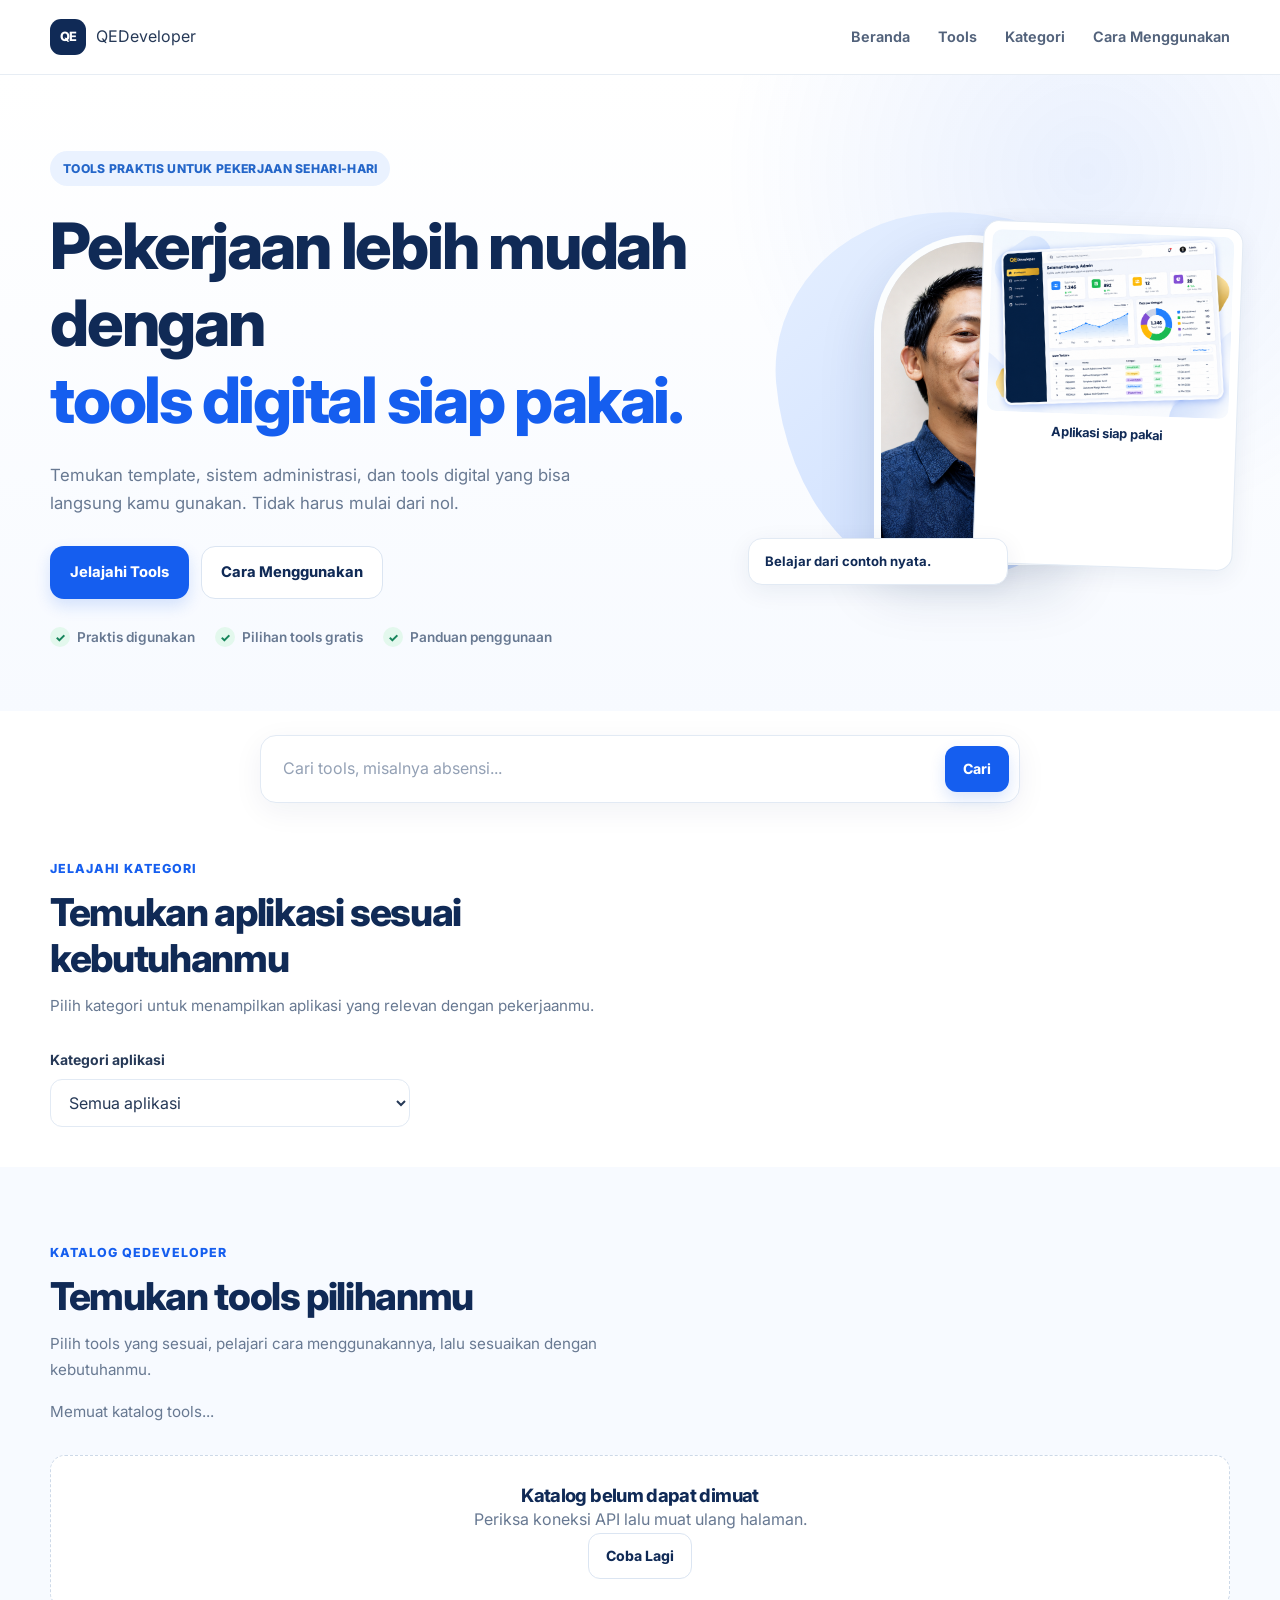
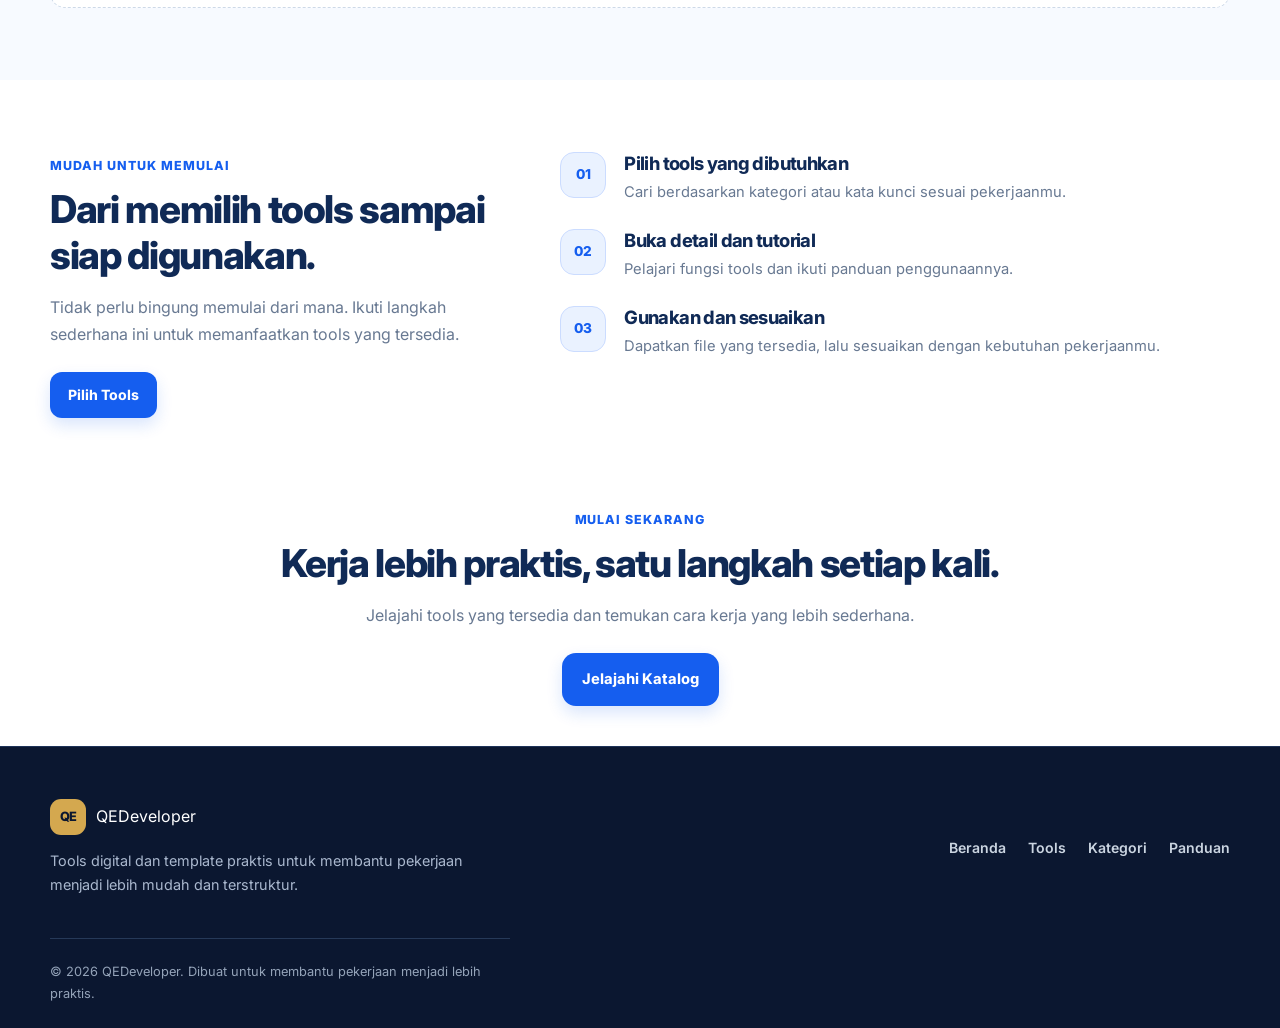
<file: index.html>
<!doctype html>
<html lang="id">
  <head>
    <meta charset="UTF-8" />
    <meta name="viewport" content="width=device-width, initial-scale=1" />

    <title>QEDeveloper — Tools Digital Siap Pakai</title>

    <meta
      name="description"
      content="Kumpulan tools digital dan template siap pakai untuk membantu pekerjaan administrasi menjadi lebih mudah, cepat, dan praktis."
    />

    <!-- SEO -->
    <link rel="canonical" href="https://qedstack.com/" />
    <meta name="robots" content="index, follow" />

    <!-- Open Graph -->
    <meta property="og:type" content="website" />
    <meta property="og:site_name" content="QEDeveloper" />
    <meta property="og:locale" content="id_ID" />
    <meta
      property="og:title"
      content="QEDeveloper — Tools Digital Siap Pakai"
    />
    <meta
      property="og:description"
      content="Temukan aplikasi, template, dan tools digital siap pakai untuk membantu pekerjaan administrasi menjadi lebih mudah dan praktis."
    />
    <meta property="og:url" content="https://qedstack.com/" />
    <meta
      property="og:image"
      content="https://qedstack.com/assets/images/dashboard-preview.jpg"
    />

    <!-- Twitter Card -->
    <meta name="twitter:card" content="summary_large_image" />
    <meta
      name="twitter:title"
      content="QEDeveloper — Tools Digital Siap Pakai"
    />
    <meta
      name="twitter:description"
      content="Aplikasi, template, dan tools digital siap pakai untuk pekerjaan lebih praktis."
    />
    <meta
      name="twitter:image"
      content="https://qedstack.com/assets/images/dashboard-preview.jpg"
    />

    <meta name="theme-color" content="#102a56" />

    <link rel="preconnect" href="https://fonts.googleapis.com" />
    <link rel="preconnect" href="https://fonts.gstatic.com" crossorigin />

    <link
      href="https://fonts.googleapis.com/css2?family=Inter:wght@400;500;600;700;800&display=swap"
      rel="stylesheet"
    />

    <meta name="theme-color" content="#102a56" />

    <!-- FAVICON QEDEVELOPER -->
    <link
      rel="icon"
      type="image/png"
      href="assets/images/favicon.png"
      sizes="32x32"
    />
    <link rel="apple-touch-icon" href="assets/images/favicon.png" />

    <!-- CSS -->
    <link rel="stylesheet" href="assets/css/variables.css" />
    <link rel="stylesheet" href="assets/css/reset.css" />
    <link rel="stylesheet" href="assets/css/base.css" />
    <link rel="stylesheet" href="assets/css/layout.css" />
    <link rel="stylesheet" href="assets/css/components.css" />
    <link rel="stylesheet" href="assets/css/pages.css" />
    <link rel="stylesheet" href="assets/css/responsive.css" />

    <!-- JavaScript -->
    <script src="assets/js/config.js" defer></script>
    <script src="assets/js/data.js" defer></script>
    <script src="assets/js/utils.js" defer></script>
    <script src="assets/js/api.js" defer></script>
    <script src="assets/js/tools.js" defer></script>
    <script src="assets/js/ui.js" defer></script>
    <script src="assets/js/search.js" defer></script>
    <script src="assets/js/app.js" defer></script>
  </head>

  <body>
    <!-- =====================================
       HEADER
  ====================================== -->

    <header class="site-header">
      <div class="container header-inner">
        <a class="brand" href="#beranda" aria-label="QEDeveloper Beranda">
          <span class="brand-mark">QE</span>
          <span data-site-name>QEDeveloper</span>
        </a>

        <nav
          class="desktop-nav"
          data-site-navigation
          aria-label="Navigasi utama"
        >
          <a href="#beranda">Beranda</a>
          <a href="#tools">Tools</a>
          <a href="#kategori">Kategori</a>
          <a href="#cara-menggunakan">Cara Menggunakan</a>
        </nav>

        <button
          class="mobile-menu"
          type="button"
          data-mobile-menu-toggle
          aria-label="Buka menu"
          aria-expanded="false"
          aria-controls="mobile-navigation"
        >
          <span></span>
          <span></span>
          <span></span>
        </button>
      </div>

      <nav
        class="mobile-navigation"
        id="mobile-navigation"
        data-mobile-menu
        aria-label="Navigasi mobile"
        hidden
      >
        <a href="#beranda">Beranda</a>
        <a href="#tools">Jelajahi Tools</a>
        <a href="#kategori">Kategori</a>
        <a href="#cara-menggunakan">Cara Menggunakan</a>
      </nav>
    </header>

    <main>
      <!-- =====================================
         HERO
    ====================================== -->

      <section class="hero" id="beranda">
        <div class="container hero-grid">
          <div class="hero-copy">
            <span class="eyebrow">
              Tools praktis untuk pekerjaan sehari-hari
            </span>

            <h1>
              Pekerjaan lebih mudah dengan
              <span>tools digital siap pakai.</span>
            </h1>

            <p class="hero-desc">
              Temukan template, sistem administrasi, dan tools digital yang bisa
              langsung kamu gunakan. Tidak harus mulai dari nol.
            </p>

            <div class="hero-actions">
              <a class="button primary large" href="#tools"> Jelajahi Tools </a>

              <a class="button secondary large" href="#cara-menggunakan">
                Cara Menggunakan
              </a>
            </div>

            <ul class="trust-list">
              <li>Praktis digunakan</li>
              <li>Pilihan tools gratis</li>
              <li>Panduan penggunaan</li>
            </ul>
          </div>

          <div class="hero-visual">
            <div class="hero-shape" aria-hidden="true"></div>

            <div class="hero-portrait">
              <img
                src="assets/images/foto-profil.png"
                alt="Foto kreator QEDeveloper"
                loading="eager"
                decoding="async"
                onerror="
                  this.hidden = true;
                  this.nextElementSibling.hidden = false;
                "
              />

              <div class="portrait-placeholder" hidden>
                <span aria-hidden="true">👨‍💻</span>
                <p>Foto kreator QEDeveloper</p>
              </div>
            </div>

            <div class="hero-note hero-dashboard">
              <img
                src="assets/images/dashboard-preview.jpg"
                alt="Preview dashboard aplikasi QEDeveloper"
                loading="lazy"
                decoding="async"
              />
              <span class="dashboard-caption"> Aplikasi siap pakai </span>
            </div>

            <div class="hero-signature">Belajar dari contoh nyata.</div>
          </div>
        </div>
      </section>

      <!-- =====================================
         SEARCH
    ====================================== -->

      <section class="search-section" aria-label="Cari tools">
        <div class="container">
          <form class="search-box" id="tool-search-form" role="search">
            <label class="visually-hidden" for="tool-search">
              Cari tools
            </label>

            <input
              id="tool-search"
              type="search"
              name="q"
              placeholder="Cari tools, misalnya absensi..."
              autocomplete="off"
            />

            <button class="button primary" type="submit">Cari</button>
          </form>
        </div>
      </section>

      <!-- =====================================
         CATEGORY
    ====================================== -->

      <!-- =====================================
     CATEGORY FILTER
====================================== -->

      <section class="section section-compact" id="kategori">
        <div class="container">
          <div class="section-heading">
            <div>
              <span class="kicker">Jelajahi kategori</span>
              <h2>Temukan aplikasi sesuai kebutuhanmu</h2>
              <p>
                Pilih kategori untuk menampilkan aplikasi yang relevan dengan
                pekerjaanmu.
              </p>
            </div>
          </div>

          <div class="category-filter">
            <label for="category-select">Kategori aplikasi</label>

            <select
              id="category-select"
              class="category-select"
              aria-label="Filter berdasarkan kategori"
            >
              <option value="semua" data-category-filter="semua">
                Semua aplikasi
              </option>
              <option value="administrasi" data-category-filter="administrasi">
                Administrasi
              </option>
              <option value="pendidikan" data-category-filter="pendidikan">
                Pendidikan
              </option>
              <option value="keuangan" data-category-filter="keuangan">
                Keuangan
              </option>
              <option
                value="produktivitas"
                data-category-filter="produktivitas"
              >
                Produktivitas
              </option>
            </select>
          </div>
        </div>
      </section>

      <!-- =====================================
         TOOLS CATALOG
    ====================================== -->

      <section class="section tools-section" id="tools">
        <div class="container">
          <div class="section-heading">
            <div>
              <span class="kicker">Katalog QEDeveloper</span>
              <h2>Temukan tools pilihanmu</h2>

              <p>
                Pilih tools yang sesuai, pelajari cara menggunakannya, lalu
                sesuaikan dengan kebutuhanmu.
              </p>

              <p id="tools-result-count" class="mt-2" aria-live="polite">
                Memuat katalog tools...
              </p>
            </div>
          </div>

          <div class="tools-grid" id="tools-grid">
            <div class="loading-card">
              <p>Memuat katalog tools...</p>
            </div>
          </div>
        </div>
      </section>

      <!-- =====================================
         HOW IT WORKS
    ====================================== -->

      <section class="section" id="cara-menggunakan">
        <div class="container how-grid">
          <div>
            <span class="kicker">Mudah untuk memulai</span>

            <h2>Dari memilih tools sampai siap digunakan.</h2>

            <p>
              Tidak perlu bingung memulai dari mana. Ikuti langkah sederhana ini
              untuk memanfaatkan tools yang tersedia.
            </p>

            <a class="button primary mt-3" href="#tools"> Pilih Tools </a>
          </div>

          <ol class="steps">
            <li>
              <div>
                <h3>Pilih tools yang dibutuhkan</h3>
                <p>
                  Cari berdasarkan kategori atau kata kunci sesuai pekerjaanmu.
                </p>
              </div>
            </li>

            <li>
              <div>
                <h3>Buka detail dan tutorial</h3>
                <p>Pelajari fungsi tools dan ikuti panduan penggunaannya.</p>
              </div>
            </li>

            <li>
              <div>
                <h3>Gunakan dan sesuaikan</h3>
                <p>
                  Dapatkan file yang tersedia, lalu sesuaikan dengan kebutuhan
                  pekerjaanmu.
                </p>
              </div>
            </li>
          </ol>
        </div>
      </section>

      <!-- =====================================
         CLOSING CTA
    ====================================== -->

      <section class="section section-compact">
        <div class="container text-center">
          <span class="kicker">Mulai sekarang</span>

          <h2>Kerja lebih praktis, satu langkah setiap kali.</h2>

          <p class="mt-2">
            Jelajahi tools yang tersedia dan temukan cara kerja yang lebih
            sederhana.
          </p>

          <a class="button primary large mt-3" href="#tools">
            Jelajahi Katalog
          </a>
        </div>
      </section>
    </main>

    <main id="product-detail" hidden></main>

    <!-- =====================================
       FOOTER
  ====================================== -->

    <footer class="site-footer">
      <div class="container">
        <div>
          <a class="brand" href="#beranda">
            <span class="brand-mark">QE</span>
            <span data-footer-brand>QEDeveloper</span>
          </a>

          <p>
            Tools digital dan template praktis untuk membantu pekerjaan menjadi
            lebih mudah dan terstruktur.
          </p>
        </div>

        <nav class="footer-links" aria-label="Navigasi footer">
          <a href="#beranda">Beranda</a>
          <a href="#tools">Tools</a>
          <a href="#kategori">Kategori</a>
          <a href="#cara-menggunakan">Panduan</a>

          <a
            href="#"
            data-social-link="tiktok"
            target="_blank"
            rel="noopener noreferrer"
            hidden
          >
            TikTok
          </a>

          <a
            href="#"
            data-social-link="instagram"
            target="_blank"
            rel="noopener noreferrer"
            hidden
          >
            Instagram
          </a>

          <a
            href="#"
            data-social-link="contact"
            target="_blank"
            rel="noopener noreferrer"
            hidden
          >
            Kontak
          </a>
        </nav>

        <p class="copyright">
          © <span data-current-year>2026</span>
          <span data-footer-brand>QEDeveloper</span>. Dibuat untuk membantu
          pekerjaan menjadi lebih praktis.
        </p>
      </div>
    </footer>
  </body>
</html>
</file>
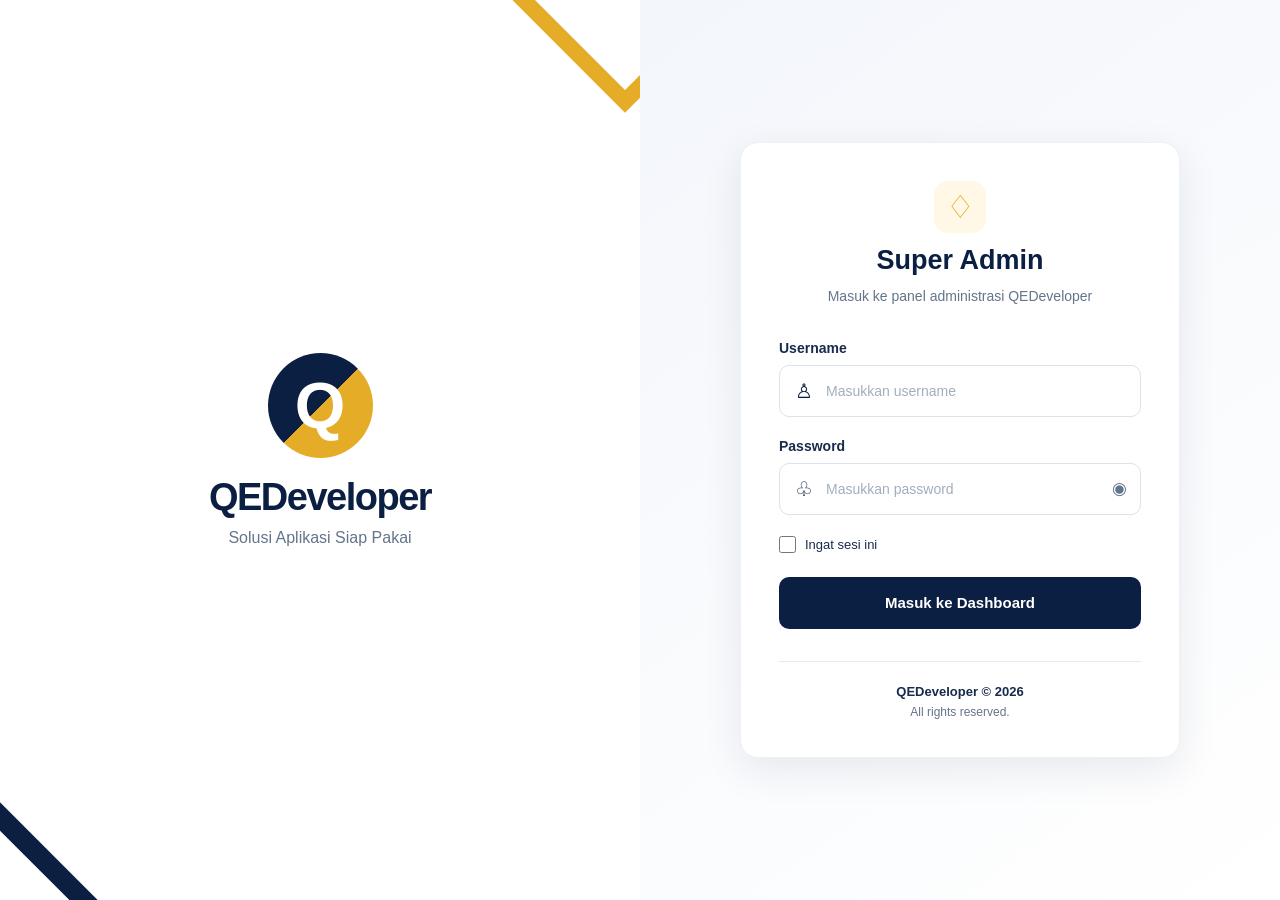
<file: admin/index.html>
<!doctype html>
<html lang="id">
  <head>
    <meta charset="UTF-8" />
    <meta name="viewport" content="width=device-width, initial-scale=1.0" />

    <title>Login Super Admin | QEDeveloper</title>

    <link rel="stylesheet" href="../assets/css/admin.css" />
  </head>

  <body class="admin-login-page">
    <main class="login-wrapper">
      <section class="login-brand">
        <div class="brand-content">
          <div class="brand-logo">
            <span class="logo-symbol">Q</span>
          </div>

          <h1>QEDeveloper</h1>
          <p>Solusi Aplikasi Siap Pakai</p>
        </div>

        <div class="brand-decoration decoration-top"></div>
        <div class="brand-decoration decoration-bottom"></div>
      </section>

      <section class="login-panel">
        <div class="login-card">
          <div class="login-heading">
            <div class="login-shield">
              <span>♢</span>
            </div>

            <h2>Super Admin</h2>

            <p>Masuk ke panel administrasi QEDeveloper</p>
          </div>

          <form id="admin-login-form">
            <div class="form-group">
              <label for="username">Username</label>

              <div class="input-wrapper">
                <span class="input-icon">♙</span>

                <input
                  type="text"
                  id="username"
                  name="username"
                  placeholder="Masukkan username"
                  autocomplete="username"
                  required
                />
              </div>
            </div>

            <div class="form-group">
              <label for="password">Password</label>

              <div class="input-wrapper">
                <span class="input-icon">♧</span>

                <input
                  type="password"
                  id="password"
                  name="password"
                  placeholder="Masukkan password"
                  autocomplete="current-password"
                  required
                />

                <button
                  type="button"
                  class="password-toggle"
                  id="toggle-password"
                  aria-label="Tampilkan password"
                >
                  ◉
                </button>
              </div>
            </div>

            <div class="login-options">
              <label class="remember-option">
                <input type="checkbox" id="remember-session" />
                <span>Ingat sesi ini</span>
              </label>
            </div>

            <div
              id="login-message"
              class="login-message"
              role="alert"
              aria-live="polite"
            ></div>

            <button type="submit" class="login-button" id="login-button">
              <span>Masuk ke Dashboard</span>
            </button>
          </form>

          <div class="login-footer">
            <p>QEDeveloper © 2026</p>
            <span>All rights reserved.</span>
          </div>
        </div>
      </section>
    </main>

    <script src="../assets/js/api.js"></script>
    <script src="../assets/admin_js/auth.js"></script>
  </body>
</html>
</file>
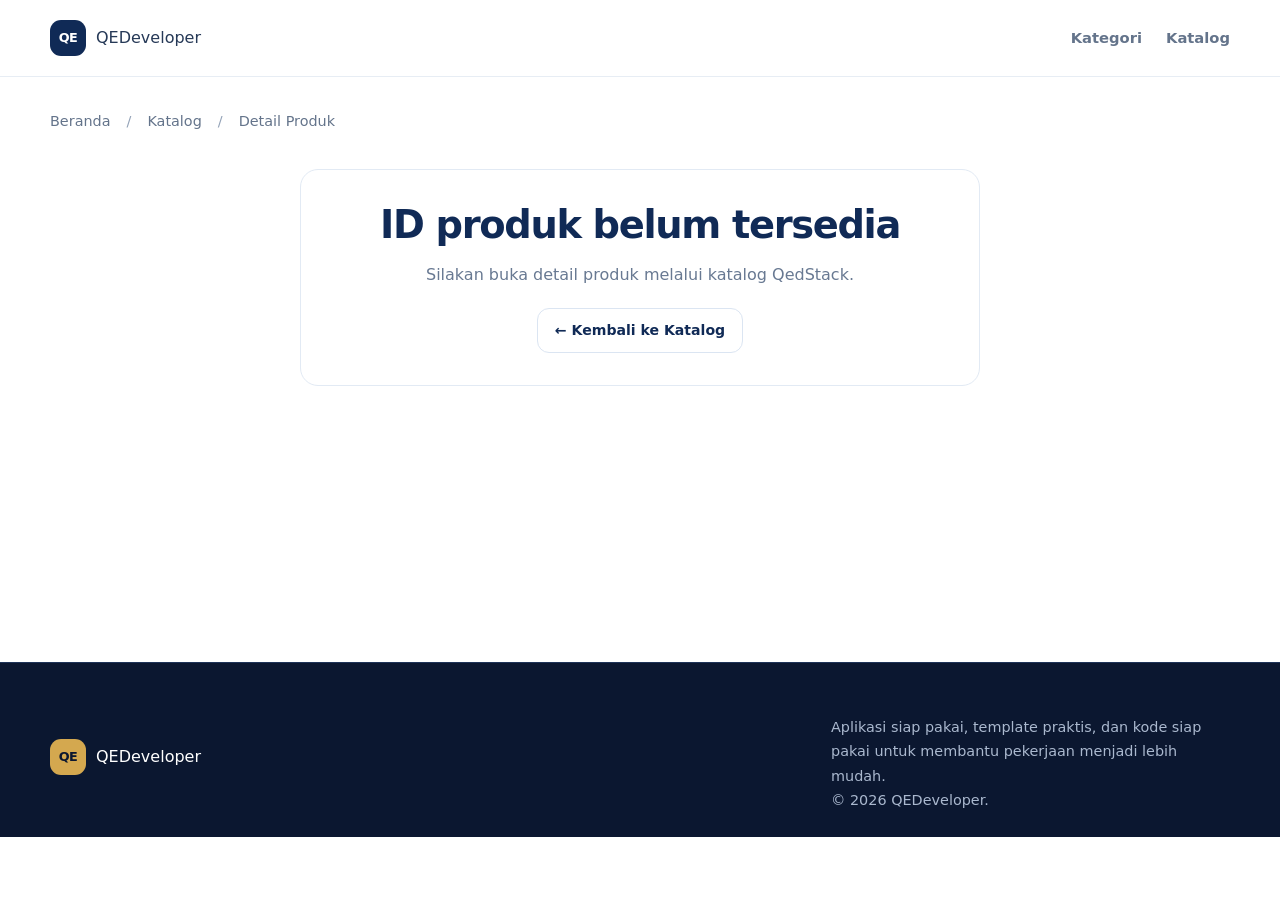
<file: pages/detail.html>
<!doctype html>
<html lang="id">
  <head>
    <meta charset="UTF-8" />
    <meta name="viewport" content="width=device-width, initial-scale=1.0" />

    <meta
      name="description"
      content="Temukan aplikasi, template, dan kode siap pakai dari QEDeveloper."
    />
    <meta name="theme-color" content="#102b57" />
    <meta name="robots" content="index, follow" />

    <title>Detail Produk — QEDeveloper</title>

    <!-- SEO -->
    <link rel="canonical" href="https://qedstack.com/pages/detail.html" />

    <!-- Open Graph -->
    <meta property="og:url" content="https://qedstack.com/pages/detail.html" />
    <meta
      property="og:image"
      content="https://qedstack.com/assets/images/dashboard-preview.jpg"
    />

    <!-- Twitter Card -->
    <meta name="twitter:card" content="summary_large_image" />
    <meta
      property="og:image:alt"
      content="QEDeveloper - Tools Digital Siap Pakai"
    />
    <meta name="twitter:title" content="Detail Produk — QEDeveloper" />
    <meta
      name="twitter:description"
      content="Aplikasi dan template siap pakai untuk pekerjaan yang lebih praktis."
    />
    <meta
      name="twitter:image"
      content="https://qedstack.com/assets/images/dashboard-preview.jpg"
    />

    <!-- SEO: judul dan deskripsi produk dapat diperbarui oleh detail.js -->

    <meta property="og:site_name" content="QEDeveloper" />
    <meta property="og:type" content="website" />
    <meta property="og:title" content="Detail Produk — QEDeveloper" />
    <meta
      property="og:description"
      content="Aplikasi dan template siap pakai untuk pekerjaan yang lebih praktis."
    />

    <!-- QEDEV CSS -->
    <link rel="stylesheet" href="../assets/css/variables.css" />
    <link rel="stylesheet" href="../assets/css/reset.css" />
    <link rel="stylesheet" href="../assets/css/base.css" />
    <link rel="stylesheet" href="../assets/css/layout.css" />
    <link rel="stylesheet" href="../assets/css/components.css" />
    <link rel="stylesheet" href="../assets/css/pages.css" />
    <link rel="stylesheet" href="../assets/css/detail.css" />
    <link rel="stylesheet" href="../assets/css/affiliatecard.css" />
    <link rel="stylesheet" href="../assets/css/responsive.css" />

    <!-- Styling khusus halaman detail -->
    <style>
      .detail-header-inner {
        display: flex;
        align-items: center;
        justify-content: space-between;
        gap: 24px;
        min-height: 76px;
      }

      .detail-header-nav {
        display: flex;
        align-items: center;
        gap: 24px;
      }

      .detail-header-nav a {
        color: var(--color-text-secondary, #64748b);
        font-size: 0.92rem;
        font-weight: 600;
        text-decoration: none;
      }

      .detail-header-nav a:hover {
        color: var(--color-primary, #2563eb);
      }

      .detail-main {
        min-height: 65vh;
        padding-top: 32px;
        padding-bottom: 80px;
      }

      .detail-breadcrumb {
        margin-bottom: 28px;
        color: var(--color-text-secondary, #64748b);
        font-size: 0.9rem;
      }

      .detail-breadcrumb a {
        color: inherit;
        text-decoration: none;
      }

      .detail-breadcrumb a:hover {
        color: var(--color-primary, #2563eb);
      }

      .detail-breadcrumb-separator {
        margin: 0 8px;
        color: #94a3b8;
      }

      .detail-loading {
        max-width: 760px;
        margin: 40px auto;
        padding: 32px;
        text-align: center;
      }

      .detail-footer-inner {
        display: flex;
        align-items: center;
        justify-content: space-between;
        gap: 24px;
      }

      .detail-footer-copy {
        margin: 0;
        max-width: 620px;
        color: var(--color-text-secondary, #64748b);
        font-size: 0.9rem;
        line-height: 1.7;
      }

      /* =========================================
   DYNAMIC SOURCE CODE PREVIEW
========================================= */

      .source-preview {
        margin-top: 32px;
        padding: 18px;
        border: 1px solid #e2e8f0;
        border-radius: 16px;
        background: #f8faff;
      }

      .source-preview[hidden] {
        display: none !important;
      }

      .source-preview-heading {
        margin-bottom: 6px;
        color: #102b57;
        font-size: 1.45rem;
        font-weight: 800;
      }

      .source-preview-description {
        margin-bottom: 18px;
        color: #64748b;
        font-size: 0.92rem;
        line-height: 1.7;
      }

      .source-preview-layout {
        display: grid;
        grid-template-columns: minmax(200px, 0.8fr) minmax(0, 1.6fr);
        gap: 14px;
        align-items: stretch;
      }

      .source-file-list {
        display: flex;
        flex-direction: column;
        gap: 6px;
        max-height: 520px;
        overflow: auto;
        padding: 8px;
        border: 1px solid #e2e8f0;
        border-radius: 12px;
        background: #fff;
      }

      .source-file-button {
        display: flex;
        align-items: flex-start;
        gap: 10px;
        width: 100%;
        padding: 12px;
        border: 1px solid transparent;
        border-radius: 9px;
        background: transparent;
        color: #102b57;
        text-align: left;
        cursor: pointer;
      }

      .source-file-button:hover {
        background: #f1f6ff;
      }

      .source-file-button.is-active {
        border-color: #c9ddff;
        background: #e4efff;
        color: #155dfb;
      }

      .source-file-icon {
        flex-shrink: 0;
        font-size: 1.15rem;
      }

      .source-file-name {
        display: block;
        overflow-wrap: anywhere;
        font-size: 0.88rem;
        font-weight: 750;
      }

      .source-file-description {
        display: block;
        margin-top: 4px;
        color: #64748b;
        font-size: 0.78rem;
        line-height: 1.5;
      }

      .source-code-panel {
        min-width: 0;
        overflow: hidden;
        border: 1px solid #26364b;
        border-radius: 12px;
        background: #172231;
      }

      .source-code-toolbar {
        display: flex;
        align-items: center;
        justify-content: space-between;
        gap: 12px;
        padding: 12px 14px;
        border-bottom: 1px solid #334155;
        background: #fff;
      }

      .source-code-filename {
        min-width: 0;
        overflow-wrap: anywhere;
        color: #102b57;
        font-size: 0.9rem;
        font-weight: 750;
      }

      .source-code-language {
        display: inline-block;
        margin-top: 4px;
        color: #64748b;
        font-size: 0.75rem;
      }

      .source-copy-button {
        flex-shrink: 0;
        min-height: 38px;
        padding: 8px 12px;
        border: 1px solid #cbdaf0;
        border-radius: 8px;
        background: #fff;
        color: #102b57;
        font-size: 0.8rem;
        font-weight: 750;
        cursor: pointer;
      }

      .source-copy-button:hover {
        background: #eff6ff;
      }

      .source-copy-button:disabled {
        cursor: not-allowed;
        opacity: 0.6;
      }

      .source-code-content {
        max-height: 520px;
        overflow: auto;
        margin: 0;
        padding: 18px;
        color: #dbeafe;
        font-family: Consolas, "Courier New", monospace;
        font-size: 0.82rem;
        line-height: 1.75;
        tab-size: 2;
        white-space: pre;
      }

      .source-code-content code {
        font: inherit;
      }

      .source-preview-message {
        padding: 18px;
        border: 1px dashed #cbd5e1;
        border-radius: 10px;
        background: #fff;
        color: #64748b;
        font-size: 0.9rem;
        line-height: 1.7;
      }

      .source-preview-message[hidden] {
        display: none;
      }

      @media (max-width: 760px) {
        .source-preview {
          padding: 12px;
        }

        .source-preview-layout {
          grid-template-columns: minmax(0, 1fr);
        }

        .source-file-list {
          max-height: 220px;
        }

        .source-code-toolbar {
          align-items: flex-start;
        }

        .source-code-content {
          max-height: 420px;
          font-size: 0.76rem;
        }
      }

      @media (max-width: 640px) {
        .detail-header-inner {
          min-height: 68px;
          gap: 12px;
        }

        .detail-header-nav {
          gap: 14px;
        }

        .detail-header-nav a {
          font-size: 0.82rem;
        }

        .detail-main {
          padding-top: 24px;
          padding-bottom: 48px;
        }

        .detail-breadcrumb {
          margin-bottom: 20px;
        }

        .detail-footer-inner {
          align-items: flex-start;
          flex-direction: column;
          gap: 12px;
        }
      }
    </style>
  </head>

  <body>
    <!-- HEADER -->
    <header class="site-header">
      <div class="container detail-header-inner">
        <a
          class="brand"
          href="../index.html"
          aria-label="QEDeveloper — Beranda"
        >
          <span class="brand-mark" aria-hidden="true">QE</span>
          <span>QEDeveloper</span>
        </a>

        <nav class="detail-header-nav" aria-label="Navigasi utama">
          <a href="../index.html#kategori">Kategori</a>
          <a href="../index.html#tools">Katalog</a>
        </nav>
      </div>
    </header>

    <!-- MAIN CONTENT -->
    <main id="product-detail-page" class="detail-main">
      <div class="container">
        <nav class="detail-breadcrumb" aria-label="Breadcrumb">
          <a href="../index.html">Beranda</a>
          <span class="detail-breadcrumb-separator" aria-hidden="true">
            /
          </span>
          <a href="../index.html#tools">Katalog</a>
          <span class="detail-breadcrumb-separator" aria-hidden="true">
            /
          </span>
          <span aria-current="page">Detail Produk</span>
        </nav>

        <div id="product-detail-content" aria-live="polite" aria-busy="true">
          <div class="loading-card detail-loading" role="status">
            <p>Memuat detail produk...</p>
          </div>
        </div>
      </div>
    </main>

    <!-- FOOTER -->
    <footer class="site-footer">
      <div class="container detail-footer-inner">
        <a class="brand" href="../index.html">
          <span class="brand-mark" aria-hidden="true">QE</span>
          <span>QEDeveloper</span>
        </a>

        <p class="detail-footer-copy">
          Aplikasi siap pakai, template praktis, dan kode siap pakai untuk
          membantu pekerjaan menjadi lebih mudah.
          <br />
          © <span id="current-year"></span> QEDeveloper.
        </p>
      </div>
    </footer>

    <!-- JAVASCRIPT -->
    <script src="../assets/js/config.js"></script>
    <script src="../assets/js/api.js"></script>
    <script src="../assets/js/tools.js"></script>
    <script src="../assets/js/ui.js"></script>
    <script src="../assets/js/detail.js"></script>

    <script>
      // Detail.js tetap menjadi pengelola data produk.
      // Script ini hanya mengatur status loading pada kontainer.
      document.addEventListener("DOMContentLoaded", () => {
        const container = document.querySelector("#product-detail-content");

        if (container) {
          const observer = new MutationObserver(() => {
            const loading = container.querySelector('[role="status"]');
            container.setAttribute("aria-busy", String(Boolean(loading)));
          });

          observer.observe(container, {
            childList: true,
            subtree: true,
          });

          container.setAttribute(
            "aria-busy",
            String(Boolean(container.querySelector('[role="status"]'))),
          );
        }
      });
    </script>
  </body>
</html>
</file>
<file: assets/css/variables.css>
:root {
  /* BRAND QEDEVELOPER */
  --navy: #102a56;
  --blue: #155eef;
  --blue-dark: #1048bd;

  /* WARNA TEKS */
  --text: #263957;
  --muted: #687992;

  /* LATAR DAN GARIS */
  --white: #ffffff;
  --page: #f7faff;
  --border: #e2eaf4;

  /* WARNA KATEGORI */
  --green: #16845b;
  --yellow: #e9a008;
  --purple: #7c3aed;

  /* KOMPONEN */
  --radius: 17px;
  --shadow: 0 6px 24px rgba(19, 48, 91, 0.07);

  /* LAYOUT */
  --container: 1180px;

  /* FONT */
  --font:
    Inter, system-ui, -apple-system, BlinkMacSystemFont, "Segoe UI", sans-serif;
}
</file>
<file: assets/css/base.css>
/* ========================================
   QEDEVELOPER - BASE CSS
   Fondasi visual seluruh website
======================================== */

/* 1. BODY DAN TIPOGRAFI */

body {
  font-family: var(--font);
  font-size: 16px;
  line-height: 1.6;
  color: var(--text);
  background: var(--white);
  -webkit-font-smoothing: antialiased;
  text-rendering: optimizeLegibility;
}

/* 2. HEADING */

h1,
h2,
h3,
h4 {
  color: var(--navy);
  line-height: 1.2;
  letter-spacing: -0.035em;
}

h1 {
  font-size: clamp(2.25rem, 5vw, 4rem);
  font-weight: 800;
}

h2 {
  font-size: clamp(1.8rem, 3vw, 2.5rem);
  font-weight: 800;
}

h3 {
  font-size: 1.15rem;
  font-weight: 750;
}

h4 {
  font-size: 1rem;
  font-weight: 700;
}

/* 3. PARAGRAF */

p {
  color: var(--muted);
  line-height: 1.7;
}

/* 4. CONTAINER UTAMA */

.container {
  width: min(var(--container), calc(100% - 48px));

  margin-inline: auto;
}

/* 5. SECTION */

.section {
  padding-block: 72px;
}

.section-compact {
  padding-block: 16px 40px;
}

/* 6. LABEL KECIL DI ATAS HEADING */

.kicker {
  display: inline-block;
  margin-bottom: 10px;

  color: var(--blue);

  font-size: 0.78rem;
  font-weight: 800;
  letter-spacing: 0.08em;
  text-transform: uppercase;
}

/* 7. EYEBROW / BADGE */

.eyebrow {
  display: inline-flex;
  align-items: center;
  gap: 8px;

  padding: 8px 13px;

  border-radius: 999px;

  background: #eaf2ff;
  color: #2466c9;

  font-size: 0.76rem;
  font-weight: 800;
  letter-spacing: 0.025em;
  text-transform: uppercase;
}

/* 8. LINK */

a {
  transition:
    color 0.2s ease,
    background-color 0.2s ease;
}

a:hover {
  color: var(--blue);
}

/* 9. GAMBAR */

img {
  max-width: 100%;
  height: auto;
}

/* 10. TOMBOL DAN INPUT */

button,
input,
textarea,
select {
  font-family: inherit;
}

button {
  color: inherit;
}

/* 11. UTILITAS */

.text-center {
  text-align: center;
}

.text-muted {
  color: var(--muted);
}

.visually-hidden {
  position: absolute;

  width: 1px;
  height: 1px;

  padding: 0;
  margin: -1px;

  overflow: hidden;
  clip: rect(0, 0, 0, 0);

  white-space: nowrap;
  border: 0;
}

/* 12. JARAK ANTAR-ELEMEN */

.mt-1 {
  margin-top: 0.5rem;
}

.mt-2 {
  margin-top: 1rem;
}

.mt-3 {
  margin-top: 1.5rem;
}

.mt-4 {
  margin-top: 2rem;
}

/* 13. SELEKSI TEKS */

::selection {
  color: #ffffff;
  background: var(--blue);
}
</file>
<file: assets/css/layout.css>
/* ==========================================
   QEDEVELOPER - LAYOUT CSS
   Struktur utama halaman website
========================================== */

/* ==========================================
   1. HEADER & NAVBAR
========================================== */

.site-header {
  position: sticky;
  top: 0;
  z-index: 100;

  background: rgba(255, 255, 255, 0.94);
  backdrop-filter: blur(14px);
  -webkit-backdrop-filter: blur(14px);

  border-bottom: 1px solid rgba(219, 227, 239, 0.65);
}

.header-inner {
  min-height: 74px;

  display: flex;
  align-items: center;
  justify-content: space-between;
  gap: 24px;
}

/* BRAND */

.brand {
  display: inline-flex;
  align-items: center;
  gap: 10px;

  flex-shrink: 0;
}

.brand img {
  width: 42px;
  height: 42px;
  object-fit: contain;
}

.brand span,
.brand-copy {
  display: flex;
  flex-direction: column;
  line-height: 1.2;
}

.brand strong {
  color: var(--navy);
  font-size: 1.08rem;
  font-weight: 800;
  letter-spacing: -0.04em;
}

.brand small {
  margin-top: 4px;
  color: #8190a8;
  font-size: 0.7rem;
}

/* NAVBAR DESKTOP */

.desktop-nav {
  display: flex;
  align-items: center;
  gap: 28px;
}

.desktop-nav a {
  position: relative;

  display: flex;
  align-items: center;

  min-height: 74px;

  color: #52627b;
  font-size: 0.9rem;
  font-weight: 650;
}

.desktop-nav a:hover,
.desktop-nav a.active,
.desktop-nav a.is-active {
  color: var(--blue);
}

.desktop-nav a.active::after,
.desktop-nav a.is-active::after {
  content: "";

  position: absolute;
  bottom: 0;
  left: 0;
  right: 0;

  height: 3px;

  background: var(--blue);
  border-radius: 3px 3px 0 0;
}

/* AKSI HEADER */

.header-actions {
  display: flex;
  align-items: center;
  gap: 10px;
}

.icon-button {
  display: grid;
  place-items: center;

  width: 42px;
  height: 42px;

  border: 0;
  border-radius: 12px;

  background: transparent;
  color: var(--navy);

  font-size: 1.5rem;
}

.icon-button:hover {
  background: #eef4ff;
}

.menu-toggle {
  display: none;
}

/* MENU MOBILE */

.mobile-menu {
  padding: 8px 20px 16px;
  border-top: 1px solid var(--border);
  background: var(--white);
}

.mobile-menu a {
  display: block;
  padding: 12px 4px;

  color: var(--text);
  font-weight: 650;
}

.mobile-menu a:hover {
  color: var(--blue);
}

/* ==========================================
   2. HERO SECTION
========================================== */

.hero {
  position: relative;
  overflow: hidden;

  padding: 52px 0 44px;

  background:
    radial-gradient(ellipse at 80% 40%, #edf5ff 0, transparent 43%),
    linear-gradient(180deg, #ffffff 0%, #fbfdff 100%);
}

.hero-grid {
  display: grid;

  grid-template-columns:
    minmax(0, 1.04fr)
    minmax(0, 0.96fr);

  align-items: center;
  gap: 42px;
}

.hero-copy {
  position: relative;
  z-index: 2;
}

.hero-copy h1 {
  max-width: 650px;
  margin-top: 20px;
}

.hero-copy h1 span {
  display: block;
  color: var(--blue);
}

.hero-desc,
.hero-description {
  max-width: 560px;
  margin-top: 19px;

  color: var(--muted);
  font-size: 1.08rem;
  line-height: 1.7;
}

/* DAFTAR KEUNGGULAN */

.trust-list {
  display: grid;
  gap: 9px;
  margin-top: 22px;
}

.trust-list li {
  display: flex;
  align-items: center;
  gap: 10px;

  color: #435774;
  font-size: 0.9rem;
  font-weight: 600;
}

/* HERO ACTIONS */

.hero-actions {
  display: flex;
  align-items: center;
  flex-wrap: wrap;
  gap: 20px;

  margin-top: 27px;
}

.text-link {
  display: inline-flex;
  align-items: center;
  gap: 8px;

  color: var(--navy);
  font-size: 0.88rem;
  font-weight: 700;
}

/* FOTO HERO */

.hero-visual {
  position: relative;
  isolation: isolate;

  min-height: 445px;

  display: flex;
  align-items: flex-end;
  justify-content: center;
}

.hero-shape {
  position: absolute;
  inset: 26px 8px 5px 22px;
  z-index: -1;

  border-radius: 38px;
  background: #e8f2ff;

  transform: rotate(-4deg);
}

.hero-portrait {
  position: relative;
  z-index: 1;

  width: 100%;
  max-height: 465px;

  object-fit: contain;
  object-position: center bottom;
}

.portrait-placeholder {
  position: absolute;
  bottom: 0;

  width: 72%;
  height: 80%;

  display: grid;
  place-items: center;

  border-radius: 180px 180px 26px 26px;

  background: linear-gradient(140deg, #cfe1f8, #eaf2ff);

  color: #7194c6;
  font-size: 4rem;
  font-weight: 800;
}

/* TEKS DEKORATIF HERO */

.hero-note {
  position: absolute;
  top: 39px;
  right: 8px;
  z-index: 2;

  color: #244a84;
  font-size: 1rem;
  font-weight: 750;
  line-height: 1.35;
  text-align: center;

  transform: rotate(5deg);
}

/* KART BRAND DI DEPAN FOTO */

.hero-signature {
  position: absolute;
  right: -5px;
  bottom: 20px;
  z-index: 3;

  display: flex;
  align-items: center;
  gap: 10px;

  max-width: 260px;
  padding: 12px 15px;

  border: 1px solid #e6eef9;
  border-radius: 15px;

  background: rgba(255, 255, 255, 0.96);
  box-shadow: 0 12px 34px rgba(19, 48, 91, 0.09);
}

.hero-signature img {
  width: 36px;
  height: 36px;
  flex-shrink: 0;
}

.hero-signature span {
  display: flex;
  flex-direction: column;
  line-height: 1.35;
}

.hero-signature strong {
  color: var(--navy);
  font-size: 0.86rem;
}

.hero-signature small {
  margin-top: 3px;
  color: var(--muted);
  font-size: 0.72rem;
}

/* ==========================================
   3. SEARCH BAR
========================================== */

.search-section {
  position: relative;
  z-index: 5;

  margin-top: -5px;
}

.search-box {
  display: flex;
  align-items: center;
  gap: 12px;

  max-width: 850px;
  margin-inline: auto;
  padding: 7px 8px 7px 17px;

  border: 1px solid #dce7f6;
  border-radius: 15px;

  background: var(--white);
  box-shadow: 0 10px 30px rgba(22, 67, 131, 0.07);
}

.search-box input {
  flex: 1;
  min-width: 0;

  padding: 10px 0;

  border: 0;
  outline: none;

  background: transparent;
  color: var(--text);
}

.search-box input::placeholder {
  color: #8b99ad;
}

/* ==========================================
   4. KATEGORI ALAT BANTU
========================================== */

.category-grid {
  display: grid;
  grid-template-columns: repeat(4, minmax(0, 1fr));
  gap: 13px;
}

.category-card {
  display: flex;
  align-items: center;
  gap: 12px;

  min-width: 0;
  padding: 17px 14px;

  border: 1px solid var(--border);
  border-radius: 16px;

  background: var(--white);
  box-shadow: var(--shadow);

  transition:
    transform 0.2s ease,
    border-color 0.2s ease;
}

.category-card:hover {
  transform: translateY(-3px);
  border-color: #b9d2f9;
}

.category-card > span,
.category-copy {
  display: flex;
  flex-direction: column;
  min-width: 0;
  gap: 3px;
}

.category-card strong {
  color: var(--navy);
  font-size: 0.87rem;
}

.category-card small {
  color: var(--muted);
  font-size: 0.73rem;
  line-height: 1.4;
}

.category-card i,
.circle-arrow {
  margin-left: auto;
  flex-shrink: 0;

  color: #6882a7;
  font-size: 1.3rem;
  font-style: normal;
}

/* IKON KATEGORI */

.cat-icon,
.category-icon {
  display: grid;
  place-items: center;
  flex-shrink: 0;

  width: 48px;
  height: 48px;

  border-radius: 14px;
  font-size: 1.5rem;
}

.cat-icon.blue,
.icon-blue {
  background: #e8f1ff;
  color: #1764dc;
}

.cat-icon.green,
.icon-green {
  background: #e3f8ef;
  color: #149565;
}

.cat-icon.yellow,
.icon-yellow {
  background: #fff4d6;
  color: #d99500;
}

.cat-icon.purple,
.icon-purple {
  background: #f0e8ff;
  color: #7b3fe4;
}

/* ==========================================
   5. KATALOG ALAT BANTU
========================================== */

.tools-section {
  background: linear-gradient(180deg, #f7faff 0%, #ffffff 100%);
}

.section-heading {
  display: flex;
  align-items: flex-end;
  justify-content: space-between;
  gap: 20px;

  margin-bottom: 25px;
}

.section-heading h2 {
  margin-bottom: 8px;
}

.section-heading p {
  font-size: 0.95rem;
}

.tools-grid {
  display: grid;
  grid-template-columns: repeat(3, minmax(0, 1fr));
  gap: 18px;
}

/* ==========================================
   6. PANDUAN TIGA LANGKAH
========================================== */

.how-grid {
  display: grid;
  grid-template-columns: 1fr 1fr;
  align-items: center;
  gap: 60px;
}

.how-grid > div:first-child p {
  max-width: 450px;
  margin-top: 15px;
}

.steps,
.steps-list {
  display: grid;
  gap: 21px;
}

.steps > div,
.step-item {
  display: flex;
  align-items: flex-start;
  gap: 14px;
}

.steps b,
.step-item > span {
  display: grid;
  place-items: center;
  flex-shrink: 0;

  width: 38px;
  height: 38px;

  border-radius: 50%;
  background: var(--blue);
  color: #ffffff;
  font-weight: 800;
}

.steps > div > span {
  display: flex;
  flex-direction: column;
}

.steps strong,
.step-item strong {
  color: var(--navy);
}

.steps small,
.step-item p {
  margin-top: 4px;
  color: var(--muted);
  font-size: 0.84rem;
}

/* ==========================================
   7. FOOTER
========================================== */

.site-footer {
  padding: 36px 0 26px;

  border-top: 1px solid var(--border);
  background: #f4f7fc;
}

.footer-inner,
.site-footer .container {
  display: flex;
  align-items: center;
  flex-wrap: wrap;
  gap: 18px;
}

.site-footer p,
.site-footer small {
  font-size: 0.8rem;
}

.footer-links {
  display: flex;
  flex-wrap: wrap;
  gap: 16px;

  margin-left: auto;

  color: #586a83;
  font-size: 0.82rem;
}

.copyright,
.site-footer .container > small {
  width: 100%;
  padding-top: 16px;

  border-top: 1px solid var(--border);

  color: #8491a5;
  font-size: 0.75rem;
}

/* ==========================================
   8. UTILITAS TAMPILAN
========================================== */

.desktop-only {
  display: inline-flex;
}

.mobile-only {
  display: none;
}

/* ==========================================
   9. NAVIGASI BAWAH MOBILE
========================================== */

.bottom-nav {
  display: none;
}

/* =========================================
   PATCH QEDEVELOPER
   Menyamakan layout.css dengan index.html
========================================= */

/* Logo brand */
.brand-mark {
  display: grid !important;
  width: 36px;
  height: 36px;
  flex-shrink: 0;
  place-items: center;
  border-radius: 11px;
  background: var(--navy);
  color: #ffffff;
  font-size: 0.8rem;
  font-weight: 800;
  letter-spacing: -0.04em;
}

/* Tombol hamburger */
.mobile-menu {
  display: none;
  width: 42px;
  height: 42px;
  flex-shrink: 0;
  flex-direction: column;
  align-items: center;
  justify-content: center;
  gap: 5px;
  padding: 0;
  border: 1px solid var(--border);
  border-radius: 12px;
  background: #ffffff;
  color: var(--navy);
}

.mobile-menu span {
  display: block;
  width: 19px;
  height: 2px;
  border-radius: 2px;
  background: currentColor;
}

/* Panel navigasi mobile */
.mobile-navigation {
  padding: 8px 20px 16px;
  border-top: 1px solid var(--border);
  background: #ffffff;
}

.mobile-navigation a {
  display: block;
  padding: 12px 4px;
  color: var(--text);
  font-weight: 650;
}

.mobile-navigation a:hover {
  color: var(--blue);
}

/* Foto hero dan placeholder */
.hero-visual {
  align-items: center;
  min-height: 390px;
}

.hero-portrait {
  display: grid;
  width: min(78%, 300px);
  height: 330px;
  max-height: none;
  place-items: center;
  overflow: hidden;
  border: 7px solid rgba(255, 255, 255, 0.9);
  border-radius: 150px 150px 28px 28px;
  background: #dce8f8;
  box-shadow: 0 24px 55px rgba(16, 42, 86, 0.15);
}

.hero-portrait img {
  width: 100%;
  height: 100%;
  object-fit: cover;
}

.portrait-placeholder {
  position: static;
  width: 100%;
  height: 100%;
  border-radius: inherit;
  padding: 20px;
  background: linear-gradient(140deg, #cfe1f8, #eaf2ff);
  color: var(--navy);
  font-size: 1rem;
  text-align: center;
}

.portrait-placeholder span {
  font-size: 3rem;
}

.portrait-placeholder p {
  color: var(--navy);
  font-size: 0.85rem;
  font-weight: 700;
}

/* Kartu kategori dapat diklik */
.category-card {
  width: 100%;
  font: inherit;
  text-align: left;
  cursor: pointer;
}

.category-card.is-active {
  border-color: var(--blue);
  background: #f0f6ff;
  box-shadow: 0 0 0 2px rgba(21, 94, 239, 0.08);
}

/* Badge thumbnail unggulan */
.tool-thumbnail {
  position: relative;
}

.tag-featured {
  position: absolute;
  top: 12px;
  right: 12px;
}

/* Menu dan layout mobile */
@media (max-width: 768px) {
  .mobile-menu {
    display: flex;
  }

  .hero-visual {
    min-height: 340px;
  }

  .hero-portrait {
    width: 230px;
    height: 280px;
  }
}

@media (max-width: 520px) {
  .hero-visual {
    min-height: 300px;
  }

  .hero-portrait {
    width: 195px;
    height: 245px;
    border-width: 5px;
  }
}

@media (max-width: 360px) {
  .hero-portrait {
    width: 175px;
    height: 220px;
  }
}
</file>
<file: assets/css/components.css>
/* ==========================================
   QEDEVELOPER - COMPONENTS CSS
   Komponen UI yang digunakan berulang
========================================== */

/* ==========================================
   1. BUTTON
========================================== */

.button {
  display: inline-flex;
  align-items: center;
  justify-content: center;
  gap: 9px;

  padding: 12px 17px;

  border: 1px solid transparent;
  border-radius: 12px;

  font-size: 0.88rem;
  font-weight: 750;
  line-height: 1.4;
  text-align: center;

  cursor: pointer;

  transition:
    transform 0.2s ease,
    background-color 0.2s ease,
    border-color 0.2s ease,
    box-shadow 0.2s ease;
}

.button:hover {
  transform: translateY(-1px);
}

.button:active {
  transform: translateY(0);
}

/* Tombol utama */

.button.primary {
  background: var(--blue);
  color: #ffffff;
  box-shadow: 0 7px 16px rgba(21, 94, 239, 0.16);
}

.button.primary:hover {
  background: var(--blue-dark);
  color: #ffffff;
}

/* Tombol sekunder */

.button.secondary {
  border-color: #dbe5f2;
  background: #ffffff;
  color: var(--navy);
}

.button.secondary:hover {
  border-color: #b8cef0;
  background: #f5f9ff;
  color: var(--blue);
}

/* Ukuran tombol */

.button.large {
  padding: 15px 19px;
  border-radius: 14px;
  font-size: 0.92rem;
}

/* Tombol lebar penuh */

.button.block {
  display: flex;
  width: 100%;
}

/* Tombol nonaktif */

.button:disabled,
.button[aria-disabled="true"] {
  opacity: 0.55;
  cursor: not-allowed;
  pointer-events: none;
}

/* ==========================================
   2. KARTU ALAT BANTU
========================================== */

.tool-card {
  min-width: 0;
  overflow: hidden;

  border: 1px solid var(--border);
  border-radius: 17px;

  background: #ffffff;
  box-shadow: var(--shadow);

  transition:
    transform 0.2s ease,
    box-shadow 0.2s ease,
    border-color 0.2s ease;
}

.tool-card:hover {
  transform: translateY(-3px);
  border-color: #d0def1;
  box-shadow: 0 12px 34px rgba(19, 48, 91, 0.1);
}

/* ==========================================
   3. THUMBNAIL
========================================== */

.tool-thumbnail {
  position: relative;

  display: block;
  overflow: hidden;

  aspect-ratio: 16 / 9;

  background: #edf3fb;
}

.tool-thumbnail img {
  display: block;

  width: 100%;
  height: 100%;

  object-fit: cover;

  transition: transform 0.3s ease;
}

.tool-card:hover .tool-thumbnail img {
  transform: scale(1.035);
}

/* Placeholder jika thumbnail belum tersedia */

.thumb-fallback {
  display: grid;
  place-items: center;

  width: 100%;
  height: 100%;
  min-height: 100px;

  background: linear-gradient(135deg, #e8f2ff, #f5f8ff);

  color: #4c7fc8;
  font-size: 2rem;
  font-weight: 800;
}

/* Label pada thumbnail */

.thumbnail-label {
  position: absolute;
  top: 10px;
  left: 10px;

  padding: 5px 9px;

  border-radius: 7px;

  background: rgba(16, 42, 86, 0.9);
  color: #ffffff;

  font-size: 0.68rem;
  font-weight: 750;
}

/* ==========================================
   4. ISI KARTU
========================================== */

.tool-card-body {
  padding: 16px;
}

.tool-card h3 {
  margin-bottom: 7px;

  color: var(--navy);
  font-size: 1rem;
  font-weight: 750;
  line-height: 1.4;
  letter-spacing: -0.02em;
}

.tool-card h3 a {
  color: inherit;
}

.tool-card h3 a:hover {
  color: var(--blue);
}

.tool-card p {
  color: var(--muted);
  font-size: 0.82rem;
  line-height: 1.6;
}

/* ==========================================
   5. BADGE DAN KATEGORI
========================================== */

.tool-meta {
  display: flex;
  align-items: center;
  flex-wrap: wrap;
  gap: 5px;

  margin-bottom: 8px;
}

.tag {
  display: inline-flex;
  align-items: center;
  justify-content: center;

  padding: 4px 8px;

  border-radius: 999px;

  background: #edf4ff;
  color: #2266c5;

  font-size: 0.66rem;
  font-weight: 750;
  line-height: 1.35;
}

.tag.green {
  background: #e5f8ef;
  color: #128258;
}

.tag.purple {
  background: #f1eaff;
  color: #7138c9;
}

.tag.yellow {
  background: #fff4d6;
  color: #a87300;
}

/* ==========================================
   6. FOOTER KARTU
========================================== */

.tool-card-footer {
  display: flex;
  align-items: center;
  justify-content: space-between;
  flex-wrap: wrap;
  gap: 8px;

  margin-top: 13px;
  padding-top: 12px;

  border-top: 1px solid #eef2f7;

  font-size: 0.78rem;
}

.tool-card-footer a {
  color: var(--blue);
  font-weight: 750;
}

.tool-card-footer a:hover {
  color: var(--blue-dark);
}

.tool-card-footer span {
  color: #7d8ba0;
}

/* ==========================================
   7. STATUS DAN LABEL
========================================== */

.status {
  display: inline-flex;
  align-items: center;
  gap: 6px;

  padding: 5px 9px;

  border-radius: 999px;

  font-size: 0.72rem;
  font-weight: 700;
}

.status.success {
  background: #e5f8ef;
  color: #128258;
}

.status.info {
  background: #edf4ff;
  color: #2266c5;
}

.status.warning {
  background: #fff4d6;
  color: #a87300;
}

/* ==========================================
   8. LOADING DAN EMPTY STATE
========================================== */

.loading-card,
.empty-state {
  grid-column: 1 / -1;

  padding: 28px;

  border: 1px dashed #cdd9e8;
  border-radius: 15px;

  background: #ffffff;

  color: var(--muted);
  text-align: center;
}

.loading-card {
  min-height: 100px;

  display: grid;
  place-items: center;
}

.empty-state {
  line-height: 1.7;
}

/* ==========================================
   9. PEMISAH KONTEN
========================================== */

.divider {
  width: 100%;
  height: 1px;

  border: 0;
  background: var(--border);
}

/* ==========================================
   10. RESPONSIVE IMAGE
========================================== */

.image-cover {
  width: 100%;
  height: 100%;
  object-fit: cover;
}

.image-contain {
  width: 100%;
  height: 100%;
  object-fit: contain;
}

/* ==========================================
   11. AKSESIBILITAS
========================================== */

@media (prefers-reduced-motion: reduce) {
  .button,
  .tool-card,
  .tool-thumbnail img {
    transition: none;
  }
}
</file>
<file: assets/css/pages.css>
/* =========================================
   QEDEVELOPER - PAGE STYLES
   Pengaturan tampilan setiap bagian halaman
========================================= */

/* =========================================
   1. HERO SECTION
========================================= */

.hero {
  position: relative;
  overflow: hidden;
  padding-block: 76px 68px;
  background:
    radial-gradient(
      circle at 85% 15%,
      rgba(21, 94, 239, 0.09),
      transparent 30%
    ),
    linear-gradient(180deg, #ffffff 0%, #f7faff 100%);
}

.hero-grid {
  display: grid;
  grid-template-columns: 1.15fr 0.85fr;
  align-items: center;
  gap: 64px;
}

.hero-copy {
  max-width: 650px;
}

.hero-copy h1 {
  max-width: 650px;
  margin-block: 22px;
}

.hero-copy h1 span {
  color: var(--blue);
}

.hero-desc {
  max-width: 570px;
  font-size: 1.05rem;
}

.hero-actions {
  display: flex;
  flex-wrap: wrap;
  align-items: center;
  gap: 12px;
  margin-top: 28px;
}

.trust-list {
  display: flex;
  flex-wrap: wrap;
  gap: 12px 20px;
  margin-top: 28px;
}

.trust-list li {
  display: flex;
  align-items: center;
  gap: 7px;
  color: var(--muted);
  font-size: 0.85rem;
  font-weight: 600;
}

.trust-list li::before {
  content: "✓";
  display: grid;
  width: 20px;
  height: 20px;
  place-items: center;
  border-radius: 50%;
  background: #e3f8ed;
  color: var(--green);
  font-size: 0.75rem;
  font-weight: 800;
}

.hero-visual {
  position: relative;
  display: grid;
  min-height: 390px;
  place-items: center;
}

.hero-shape {
  position: absolute;
  width: min(100%, 370px);
  aspect-ratio: 1;
  border-radius: 45% 55% 58% 42% / 42% 43% 57% 58%;
  background: linear-gradient(145deg, #e5efff, #c9dcff);
  transform: rotate(-5deg);
}

.hero-portrait {
  position: relative;
  z-index: 1;
  width: min(78%, 300px);
  aspect-ratio: 3 / 4;
  overflow: hidden;
  border: 7px solid rgba(255, 255, 255, 0.9);
  border-radius: 150px 150px 28px 28px;
  background: #dce8f8;
  box-shadow: 0 24px 55px rgba(16, 42, 86, 0.15);
}

.hero-portrait img {
  width: 100%;
  height: 100%;
  object-fit: cover;
}

.portrait-placeholder {
  display: flex;
  width: 100%;
  height: 100%;
  flex-direction: column;
  align-items: center;
  justify-content: center;
  gap: 12px;
  padding: 24px;
  color: var(--navy);
  text-align: center;
}

.portrait-placeholder span {
  font-size: 3rem;
}

.portrait-placeholder p {
  color: var(--navy);
  font-size: 0.85rem;
  font-weight: 700;
}

.hero-note {
  position: absolute;
  z-index: 2;
  right: 0;
  bottom: 42px;
  max-width: 205px;
  padding: 15px 18px;
  border: 1px solid rgba(226, 234, 244, 0.8);
  border-radius: 16px;
  background: #ffffff;
  box-shadow: var(--shadow);
}

.hero-note strong {
  display: block;
  color: var(--navy);
  font-size: 0.9rem;
}

.hero-note p {
  margin-top: 3px;
  font-size: 0.78rem;
}

.hero-signature {
  position: absolute;
  z-index: 2;
  bottom: 30px;
  left: 0;
  padding: 12px 16px;
  border: 1px solid var(--border);
  border-radius: 14px;
  background: #ffffff;
  box-shadow: var(--shadow);
  color: var(--navy);
  font-size: 0.82rem;
  font-weight: 700;
}

/* =========================================
   2. SEARCH SECTION
========================================= */

.search-section {
  position: relative;
  z-index: 3;
  padding-block: 24px 36px;
  background: #ffffff;
}

.search-box {
  display: flex;
  align-items: center;
  gap: 12px;
  max-width: 760px;
  margin-inline: auto;
  padding: 8px 10px 8px 18px;
  border: 1px solid var(--border);
  border-radius: 16px;
  background: #ffffff;
  box-shadow: 0 8px 30px rgba(16, 42, 86, 0.06);
}

.search-box input {
  width: 100%;
  min-width: 0;
  padding: 12px 4px;
  border: 0;
  outline: none;
  background: transparent;
  color: var(--text);
}

.search-box input::placeholder {
  color: #94a1b5;
}

.search-box input:focus-visible {
  outline: none;
}

.search-box button {
  flex-shrink: 0;
}

/* =========================================
   3. CATEGORY SECTION
========================================= */

.category-grid {
  display: grid;
  grid-template-columns: repeat(4, minmax(0, 1fr));
  gap: 16px;
  margin-top: 30px;
}

.category-card {
  display: flex;
  min-height: 120px;
  align-items: center;
  gap: 14px;
  padding: 20px;
  border: 1px solid var(--border);
  border-radius: var(--radius);
  background: #ffffff;
  transition:
    transform 0.2s ease,
    border-color 0.2s ease,
    box-shadow 0.2s ease;
}

.category-card:hover {
  transform: translateY(-3px);
  border-color: #bfd3f8;
  box-shadow: var(--shadow);
}

.category-card h3 {
  margin-bottom: 5px;
  font-size: 0.98rem;
}

.category-card p {
  font-size: 0.8rem;
}

.cat-icon {
  display: grid;
  width: 48px;
  height: 48px;
  flex-shrink: 0;
  place-items: center;
  border-radius: 14px;
  background: #eaf2ff;
  color: var(--blue);
  font-size: 1.35rem;
}

.category-card:nth-child(2) .cat-icon {
  background: #e5f8ee;
  color: var(--green);
}

.category-card:nth-child(3) .cat-icon {
  background: #fff4d9;
  color: #a96b00;
}

.category-card:nth-child(4) .cat-icon {
  background: #f1eaff;
  color: var(--purple);
}

/* =========================================
   4. TOOLS SECTION
========================================= */

.tools-section {
  background: var(--page);
}

.section-heading {
  display: flex;
  align-items: flex-end;
  justify-content: space-between;
  gap: 24px;
  margin-bottom: 30px;
}

.section-heading > div {
  max-width: 650px;
}

.section-heading h2 {
  margin-bottom: 12px;
}

.section-heading p {
  max-width: 600px;
}

.tools-grid {
  display: grid;
  grid-template-columns: repeat(3, minmax(0, 1fr));
  gap: 24px;
}

.tools-grid > * {
  min-width: 0;
}

/* =========================================
   5. HOW IT WORKS
========================================= */

.how-grid {
  display: grid;
  grid-template-columns: 0.8fr 1.2fr;
  align-items: start;
  gap: 64px;
}

.how-grid > div:first-child h2 {
  margin-bottom: 16px;
}

.how-grid > div:first-child p {
  max-width: 450px;
}

.steps {
  display: grid;
  gap: 24px;
  counter-reset: step;
}

.steps li {
  position: relative;
  display: flex;
  align-items: flex-start;
  gap: 18px;
  counter-increment: step;
}

.steps li::before {
  content: counter(step, decimal-leading-zero);
  display: grid;
  width: 46px;
  height: 46px;
  flex-shrink: 0;
  place-items: center;
  border: 1px solid #cbdcff;
  border-radius: 14px;
  background: #eaf2ff;
  color: var(--blue);
  font-size: 0.85rem;
  font-weight: 800;
}

.steps li h3 {
  margin-bottom: 6px;
}

.steps li p {
  font-size: 0.92rem;
}

/* =========================================
   6. FOOTER
========================================= */

.site-footer {
  padding-block: 52px 24px;
  border-top: 1px solid var(--border);
  background: #ffffff;
}

.site-footer > .container {
  display: grid;
  grid-template-columns: 1.3fr 0.7fr;
  gap: 40px;
}

.site-footer .brand {
  margin-bottom: 14px;
}

.site-footer p {
  max-width: 460px;
  font-size: 0.9rem;
}

.footer-links {
  display: flex;
  flex-wrap: wrap;
  align-content: start;
  justify-content: flex-end;
  gap: 12px 22px;
}

.footer-links a {
  color: var(--muted);
  font-size: 0.88rem;
  font-weight: 600;
}

.footer-links a:hover {
  color: var(--blue);
}

.site-footer .copyright {
  grid-column: 1 / -1;
  padding-top: 22px;
  border-top: 1px solid var(--border);
  color: var(--muted);
  font-size: 0.8rem;
}

/* =====================================
   FOOTER DARK THEME
===================================== */

.site-footer {
  background: #0b1730;
  color: #cbd5e1;
  border-top: 1px solid #1e3358;
}

.site-footer .brand {
  color: #ffffff;
}

.site-footer .brand-mark {
  background: #d4a84f;
  color: #0b1730;
}

.site-footer p {
  color: #aab8ce;
}

.site-footer .footer-links a {
  color: #cbd5e1;
  transition: color 0.2s ease;
}

.site-footer .footer-links a:hover {
  color: #f0c66b;
}

.site-footer .copyright {
  border-top: 1px solid #263958;
  color: #94a3b8;
}

/* Mobile bottom navigation tetap terang */
.bottom-nav {
  background: #ffffff;
  border-top: 1px solid #dbe3ef;
}

.bottom-nav a {
  color: #64748b;
}

.bottom-nav a:hover,
.bottom-nav a:focus-visible {
  color: #155dfb;
}

/* =========================================
   7. VISIBILITY HELPERS
========================================= */

.desktop-only {
  display: block;
}

.mobile-only {
  display: none;
}

/* =========================================
   8. PRODUCT DETAIL PAGE
   Halaman detail aplikasi, template, dan kode
========================================= */

.product-detail-page {
  min-height: 65vh;
  padding-block: 32px 80px;
  background: #ffffff;
}

.detail-header-inner {
  display: flex;
  min-height: 76px;
  align-items: center;
  justify-content: space-between;
  gap: 24px;
}

.detail-header-nav {
  display: flex;
  align-items: center;
  gap: 24px;
}

.detail-header-nav a {
  color: var(--muted);
  font-size: 0.9rem;
  font-weight: 600;
  text-decoration: none;
  transition: color 0.2s ease;
}

.detail-header-nav a:hover,
.detail-header-nav a:focus-visible {
  color: var(--blue);
}

.detail-breadcrumb {
  display: flex;
  flex-wrap: wrap;
  align-items: center;
  gap: 8px;
  margin-bottom: 28px;
  color: var(--muted);
  font-size: 0.88rem;
  line-height: 1.7;
}

.detail-breadcrumb a {
  color: var(--muted);
  text-decoration: none;
  transition: color 0.2s ease;
}

.detail-breadcrumb a:hover,
.detail-breadcrumb a:focus-visible {
  color: var(--blue);
}

.detail-breadcrumb-separator {
  color: #a0aec0;
}

#product-detail-content {
  min-width: 0;
}

/* #product-detail-content[aria-busy="true"] {
  cursor: progress;
} */

.detail-loading {
  max-width: 760px;
  margin: 40px auto;
  padding: 32px;
  text-align: center;
}

/* Thumbnail dan preview produk */

.product-detail-thumbnail {
  width: 100%;
  overflow: hidden;
  border: 1px solid var(--border);
  border-radius: 20px;
  background: #f1f6ff;
}

.product-detail-thumbnail img {
  display: block;
  width: 100%;
  max-height: 460px;
  object-fit: contain;
}

.product-detail-thumbnail .thumb-fallback {
  display: grid;
  min-height: 260px;
  place-items: center;
  background: linear-gradient(145deg, #edf4ff, #f8faff);
}

.product-detail-thumbnail .thumb-fallback span:first-child {
  font-size: 3rem;
}

/* Identitas produk */

.product-detail-meta {
  display: flex;
  flex-wrap: wrap;
  align-items: center;
  gap: 8px;
  margin-bottom: 16px;
}

.product-detail-title {
  margin-bottom: 16px;
  color: var(--navy);
  font-size: clamp(2rem, 5vw, 3.5rem);
  line-height: 1.12;
  overflow-wrap: anywhere;
}

.product-detail-description {
  max-width: 760px;
  color: var(--muted);
  font-size: 1.05rem;
  line-height: 1.8;
}

/* Bagian konten detail */

.product-detail-section {
  margin-top: 40px;
}

.product-detail-section h2 {
  margin-bottom: 14px;
  color: var(--navy);
  font-size: clamp(1.35rem, 3vw, 1.8rem);
}

.product-detail-section p {
  line-height: 1.8;
}

/* Tutorial dan tautan produk */

.product-detail-actions {
  display: flex;
  flex-wrap: wrap;
  gap: 12px;
  margin-top: 24px;
}

.product-detail-actions .button {
  justify-content: center;
}

.product-detail-link {
  display: inline-flex;
  align-items: center;
  justify-content: center;
  gap: 8px;
  min-height: 44px;
  padding: 11px 18px;
  border: 1px solid var(--border);
  border-radius: 12px;
  background: #ffffff;
  color: var(--navy);
  font-size: 0.9rem;
  font-weight: 700;
  text-decoration: none;
  transition:
    border-color 0.2s ease,
    background 0.2s ease,
    transform 0.2s ease;
}

.product-detail-link:hover {
  transform: translateY(-1px);
  border-color: #bfd3f8;
  background: #f5f8ff;
}

/* Pesan data kosong atau gagal dimuat */

.product-detail-message {
  max-width: 680px;
  margin: 36px auto;
  padding: 32px 24px;
  border: 1px solid var(--border);
  border-radius: 18px;
  background: #ffffff;
  text-align: center;
}

.product-detail-message h2 {
  margin-bottom: 12px;
  color: var(--navy);
}

.product-detail-message p {
  margin-bottom: 20px;
  color: var(--muted);
  line-height: 1.7;
}

/* Footer detail */

.detail-footer-inner {
  display: flex;
  align-items: center;
  justify-content: space-between;
  gap: 24px;
}

.detail-footer-copy {
  max-width: 620px;
  margin: 0;
  color: #aab8ce;
  font-size: 0.88rem;
  line-height: 1.8;
}

/* =========================================
   RESPONSIVE PRODUCT DETAIL
========================================= */

@media (max-width: 768px) {
  .product-detail-page {
    padding-block: 24px 56px;
  }

  .detail-header-inner {
    min-height: 68px;
  }

  .detail-header-nav {
    gap: 16px;
  }

  .product-detail-section {
    margin-top: 32px;
  }

  .product-detail-thumbnail .thumb-fallback {
    min-height: 210px;
  }
}

@media (max-width: 480px) {
  .detail-header-inner {
    gap: 12px;
  }

  .detail-header-nav {
    gap: 12px;
  }

  .detail-header-nav a {
    font-size: 0.8rem;
  }

  .detail-breadcrumb {
    margin-bottom: 20px;
    font-size: 0.8rem;
  }

  .product-detail-title {
    font-size: 2rem;
  }

  .product-detail-description {
    font-size: 0.95rem;
  }

  .product-detail-actions {
    flex-direction: column;
  }

  .product-detail-actions .button,
  .product-detail-actions .product-detail-link {
    width: 100%;
  }

  .detail-footer-inner {
    align-items: flex-start;
    flex-direction: column;
    gap: 14px;
  }
}

/* =========================================
   DETAIL PAGE - THUMBNAIL IMPROVEMENT
========================================= */

.product-detail-thumbnail {
  display: grid;
  width: 100%;
  min-height: 0;
  overflow: hidden;
  place-items: center;
  border: 1px solid var(--border);
  border-radius: 18px;
  background: #f4f7fd;
}

.product-detail-thumbnail img {
  display: block;
  width: 100%;
  max-height: 420px;
  object-fit: contain;
}

.product-detail-thumbnail-empty {
  min-height: 220px;
  gap: 10px;
  padding: 28px;
  background: linear-gradient(145deg, #f0f5ff, #fafcff);
  text-align: center;
}

.detail-preview-icon {
  font-size: 2.5rem;
}

.product-detail-thumbnail-empty p {
  margin: 0;
  color: var(--muted);
  font-size: 0.9rem;
}

@media (max-width: 600px) {
  .product-detail-thumbnail-empty {
    min-height: 170px;
  }

  .product-detail-thumbnail img {
    max-height: 280px;
  }
}

/* =========================================
   CATEGORY DROPDOWN
========================================= */

.category-filter {
  display: flex;
  flex-direction: column;
  gap: 8px;
  max-width: 360px;
  margin-top: 24px;
}

.category-filter label {
  color: var(--text);
  font-size: 0.875rem;
  font-weight: 700;
}

.category-select {
  width: 100%;
  min-height: 48px;
  padding: 0 42px 0 14px;
  border: 1px solid var(--border);
  border-radius: 12px;
  background-color: #fff;
  color: var(--text);
  font: inherit;
  cursor: pointer;
  transition:
    border-color 0.2s ease,
    box-shadow 0.2s ease;
}

.category-select:hover {
  border-color: #9bb9f5;
}

.category-select:focus-visible {
  outline: 3px solid rgba(21, 93, 251, 0.15);
  border-color: var(--blue);
}

@media (max-width: 640px) {
  .category-filter {
    max-width: none;
  }
}

/* =========================================
   FIX HERO PORTRAIT OVERLAP
========================================= */

.hero-visual {
  position: relative;
  isolation: isolate;
}

.hero-shape {
  z-index: -1;
}

.hero-portrait {
  position: relative;
  z-index: 1;
  width: min(78%, 300px);
}

/* Kartu mengambang jangan menutupi wajah */
.hero-note {
  z-index: 2;
  right: -8px;
  bottom: 55px;
  max-width: 180px;
  min-height: 130px;
  transform: rotate(5deg) translateX(12px);
}

/* Geser kartu bawah ke kiri */
.hero-signature {
  z-index: 3;
  left: -12px;
  bottom: 20px;
}

@media (max-width: 768px) {
  .hero-visual {
    min-height: 340px;
  }

  .hero-portrait {
    width: min(72%, 260px);
  }

  .hero-note {
    right: 0;
    bottom: 45px;
    max-width: 145px;
    min-height: 110px;
    padding: 12px;
    transform: rotate(4deg);
  }

  .hero-signature {
    left: 0;
    bottom: 10px;
    max-width: 75%;
  }
}

/* =========================================
   HERO DASHBOARD PREVIEW
========================================= */

.hero-visual {
  position: relative;
  isolation: isolate;
  overflow: visible;
}

.hero-shape {
  z-index: -1;
}

.hero-portrait {
  z-index: 1;
}

.hero-note.hero-dashboard {
  display: block;
  position: absolute;
  z-index: 2;
  right: -12px;
  bottom: 48px;
  width: min(270px, 58%);
  max-width: none;
  min-height: 0;
  padding: 8px;
  overflow: hidden;
  border: 1px solid var(--border);
  border-radius: 16px;
  background: #fff;
  box-shadow: var(--shadow);
  transform: rotate(2deg);
}

.hero-dashboard img {
  display: block;
  width: 100%;
  aspect-ratio: 4 / 3;
  object-fit: cover;
  border-radius: 10px;
}

.dashboard-caption {
  display: block;
  padding: 10px 5px 5px;
  color: var(--navy);
  font-size: 0.8rem;
  font-weight: 700;
  text-align: center;
}

@media (max-width: 768px) {
  .hero-visual {
    min-height: 320px;
  }

  .hero-portrait {
    width: min(68%, 245px);
    transform: translateX(-12px);
  }

  .hero-note.hero-dashboard {
    right: 0;
    bottom: 48px;
    width: 44%;
    padding: 6px;
    transform: rotate(2deg);
  }

  .dashboard-caption {
    padding: 8px 3px 4px;
    font-size: 0.72rem;
  }

  .hero-signature {
    left: 0;
    bottom: 8px;
    max-width: 48%;
    padding: 10px 12px;
    font-size: 0.72rem;
  }
}

/* =========================================
   HERO PORTRAIT - DESKTOP FIX
========================================= */

@media (min-width: 769px) {
  .hero-visual {
    position: relative;
    display: grid;
    min-height: 430px;
    place-items: center;
    overflow: visible;
  }

  .hero-shape {
    z-index: 0;
  }

  .hero-portrait {
    position: relative;
    z-index: 1;
    display: block;
    width: min(78%, 300px);
    transform: translateX(-22px);
  }

  .hero-portrait img {
    display: block;
    width: 100%;
    height: 100%;
    object-fit: cover;
  }

  .hero-note.hero-dashboard {
    z-index: 2;
    right: -8px;
    bottom: 48px;
    width: min(260px, 56%);
    transform: rotate(2deg);
  }

  .hero-signature {
    z-index: 3;
    left: -8px;
    bottom: 30px;
  }
}

/* =====================================
   PRODUCT DETAIL - AFFILIATE
===================================== */

.affiliate-section {
  margin-top: 28px;
}

.affiliate-description {
  margin: 8px 0 16px;
}

.affiliate-card {
  display: grid;
  grid-template-columns: 180px minmax(0, 1fr);
  gap: 18px;
  padding: 14px;
  border: 1px solid var(--border-color, #dbe3ef);
  border-radius: 14px;
  background: var(--surface-color, #fff);
}

.affiliate-image {
  min-height: 150px;
  display: flex;
  align-items: center;
  justify-content: center;
  border-radius: 10px;
  background: #f5f7fb;
}

.affiliate-image span {
  font-size: 44px;
}

.affiliate-content {
  display: flex;
  flex-direction: column;
  align-items: flex-start;
  gap: 10px;
}

.affiliate-content h3,
.affiliate-content p {
  margin: 0;
}

.affiliate-badge {
  padding: 4px 10px;
  border-radius: 20px;
  background: #fce4df;
  color: #c63e22;
  font-size: 12px;
  font-weight: 600;
}

.affiliate-button {
  display: inline-flex;
  justify-content: center;
  padding: 11px 16px;
  border-radius: 8px;
  background: #ee4d2d;
  color: #fff;
  font-weight: 600;
  text-decoration: none;
}

.affiliate-button:hover {
  background: #d94325;
}

@media (max-width: 560px) {
  .affiliate-card {
    grid-template-columns: 1fr;
  }

  .affiliate-image {
    min-height: 180px;
  }

  .affiliate-button {
    width: 100%;
    box-sizing: border-box;
  }
}

/* Daftar produk affiliate */
.affiliate-products-list {
  display: grid;
  grid-template-columns: 1fr;
  gap: 16px;
  margin-top: 18px;
}

.affiliate-products-list .affiliate-card {
  min-width: 0;
}

.affiliate-products-list .affiliate-image img {
  display: block;
  width: 100%;
  height: 100%;
  object-fit: contain;
  border-radius: inherit;
}

@media (max-width: 600px) {
  .affiliate-products-list .affiliate-card {
    flex-direction: column;
  }

  .affiliate-products-list .affiliate-image {
    width: 100%;
    max-width: none;
    min-height: 180px;
  }
}

.affiliate-actions {
  display: flex;
  flex-wrap: wrap;
  align-items: center;
  gap: 10px;
}

.affiliate-button-whatsapp {
  background: #25d366;
  border: 1px solid #25d366;
  color: #fff;
}

.affiliate-button-whatsapp:hover {
  background: #1da851;
  border-color: #1da851;
}

.affiliate-button-whatsapp {
  display: inline-flex;
  align-items: center;
  justify-content: center;
  gap: 8px;
  background: #25d366;
  color: #fff;
  border: 1px solid #25d366;
}

.affiliate-button-whatsapp:hover {
  background: #1da851;
  border-color: #1da851;
}

.whatsapp-icon {
  display: block;
  flex-shrink: 0;
}

.affiliate-price {
  margin: 8px 0;
  color: #e8492f;
  font-size: 1.05rem;
  font-weight: 800;
  line-height: 1.4;
}
</file>
<file: assets/css/responsive.css>
/* =========================================
   QEDEVELOPER - RESPONSIVE STYLES
   Desktop, tablet, dan mobile
========================================= */

/* =========================================
   1. LAPTOP DAN LAYAR MENENGAH
========================================= */

@media (max-width: 1100px) {
  .hero-grid {
    gap: 36px;
  }

  .hero-visual {
    min-height: 350px;
  }

  .hero-shape {
    width: 320px;
  }

  .hero-note {
    right: -4px;
  }

  .category-grid {
    grid-template-columns: repeat(2, minmax(0, 1fr));
  }

  .tools-grid {
    grid-template-columns: repeat(2, minmax(0, 1fr));
  }

  .how-grid {
    gap: 40px;
  }
}

/* =========================================
   2. TABLET DAN HP LANDSCAPE
========================================= */

@media (max-width: 768px) {
  .container {
    width: min(var(--container), calc(100% - 36px));
  }

  .section {
    padding-block: 54px;
  }

  .section-compact {
    padding-block: 12px 30px;
  }

  /* HEADER */

  .site-header {
    position: sticky;
    top: 0;
    z-index: 100;
  }

  .desktop-nav {
    display: none;
  }

  .mobile-menu {
    display: flex;
  }

  .desktop-only {
    display: none !important;
  }

  .mobile-only {
    display: block;
  }

  /* HERO */

  .hero {
    padding-block: 48px 42px;
  }

  .hero-grid {
    grid-template-columns: 1fr;
    gap: 30px;
  }

  .hero-copy {
    max-width: 100%;
  }

  .hero-copy h1 {
    max-width: 620px;
    margin-block: 18px;
    font-size: clamp(2.2rem, 7vw, 3.3rem);
  }

  .hero-desc {
    font-size: 1rem;
  }

  .hero-visual {
    width: 100%;
    min-height: 350px;
  }

  .hero-shape {
    width: 300px;
  }

  .hero-portrait {
    width: 230px;
  }

  .hero-note {
    right: max(0px, calc(50% - 210px));
    bottom: 25px;
  }

  .hero-signature {
    left: max(0px, calc(50% - 210px));
    bottom: 20px;
  }

  .trust-list {
    gap: 10px 16px;
  }

  /* SEARCH */

  .search-section {
    padding-block: 20px 28px;
  }

  .search-box {
    gap: 8px;
    padding-left: 12px;
  }

  /* CATEGORY */

  .category-grid {
    gap: 12px;
    margin-top: 24px;
  }

  .category-card {
    min-height: 100px;
    gap: 10px;
    padding: 14px;
  }

  .cat-icon {
    width: 42px;
    height: 42px;
    border-radius: 12px;
    font-size: 1.15rem;
  }

  /* TOOLS */

  .section-heading {
    align-items: flex-start;
    flex-direction: column;
    gap: 16px;
    margin-bottom: 24px;
  }

  .tools-grid {
    gap: 16px;
  }

  /* HOW IT WORKS */

  .how-grid {
    grid-template-columns: 1fr;
    gap: 28px;
  }

  .steps {
    gap: 20px;
  }

  /* FOOTER */

  .site-footer {
    padding-block: 38px 24px;
  }

  .site-footer > .container {
    grid-template-columns: 1fr;
    gap: 26px;
  }

  .footer-links {
    justify-content: flex-start;
  }

  .site-footer .copyright {
    grid-column: auto;
  }
}

/* =========================================
   3. HP
========================================= */

@media (max-width: 520px) {
  .container {
    width: calc(100% - 30px);
  }

  .section {
    padding-block: 44px;
  }

  .kicker {
    font-size: 0.72rem;
  }

  .eyebrow {
    padding: 7px 10px;
    font-size: 0.68rem;
  }

  /* HEADER */

  .header-inner {
    gap: 12px;
  }

  .brand {
    font-size: 1rem;
  }

  /* HERO */

  .hero {
    padding-block: 36px 28px;
  }

  .hero-copy h1 {
    font-size: clamp(2rem, 9vw, 2.7rem);
    letter-spacing: -0.045em;
  }

  .hero-desc {
    font-size: 0.94rem;
  }

  .hero-actions {
    align-items: stretch;
    flex-direction: column;
    gap: 10px;
    margin-top: 22px;
  }

  .hero-actions .button {
    width: 100%;
  }

  .trust-list {
    display: grid;
    grid-template-columns: 1fr;
    gap: 9px;
    margin-top: 22px;
  }

  .hero-visual {
    min-height: 300px;
  }

  .hero-shape {
    width: 250px;
  }

  .hero-portrait {
    width: 195px;
    border-width: 5px;
  }

  .hero-note {
    right: 0;
    bottom: 12px;
    max-width: 155px;
    padding: 11px 12px;
  }

  .hero-note strong {
    font-size: 0.78rem;
  }

  .hero-note p {
    font-size: 0.7rem;
  }

  .hero-signature {
    bottom: 10px;
    left: 0;
    max-width: 145px;
    padding: 10px 12px;
    font-size: 0.72rem;
  }

  /* SEARCH */

  .search-box {
    flex-wrap: wrap;
    padding: 8px;
  }

  .search-box input {
    flex: 1 1 150px;
    padding: 10px 6px;
    font-size: 0.9rem;
  }

  .search-box .button {
    padding: 10px 14px;
    font-size: 0.85rem;
  }

  /* CATEGORY */

  .category-grid {
    grid-template-columns: repeat(2, minmax(0, 1fr));
    gap: 10px;
  }

  .category-card {
    min-height: 0;
    align-items: flex-start;
    flex-direction: column;
    gap: 10px;
    padding: 14px;
  }

  .category-card h3 {
    font-size: 0.88rem;
  }

  .category-card p {
    font-size: 0.75rem;
  }

  .cat-icon {
    width: 40px;
    height: 40px;
  }

  /* TOOLS */

  .tools-grid {
    grid-template-columns: 1fr;
    gap: 18px;
  }

  .section-heading h2 {
    font-size: 1.8rem;
  }

  .section-heading p {
    font-size: 0.9rem;
  }

  /* STEPS */

  .steps li {
    gap: 13px;
  }

  .steps li::before {
    width: 40px;
    height: 40px;
    border-radius: 12px;
  }

  .steps li h3 {
    font-size: 1rem;
  }

  .steps li p {
    font-size: 0.86rem;
  }

  /* FOOTER */

  .site-footer {
    padding-block: 32px 20px;
  }

  .footer-links {
    gap: 12px 18px;
  }

  .footer-links a {
    font-size: 0.82rem;
  }
}

/* =========================================
   4. HP KECIL
========================================= */

@media (max-width: 360px) {
  .container {
    width: calc(100% - 24px);
  }

  .hero-copy h1 {
    font-size: 1.9rem;
  }

  .hero-visual {
    min-height: 270px;
  }

  .hero-shape {
    width: 220px;
  }

  .hero-portrait {
    width: 175px;
  }

  .hero-note {
    max-width: 135px;
    padding: 9px;
  }

  .hero-signature {
    max-width: 125px;
    padding: 8px;
    font-size: 0.68rem;
  }

  .category-card {
    padding: 11px;
  }

  .category-card h3 {
    font-size: 0.82rem;
  }
}

/* =========================================
   5. REDUCE MOTION
========================================= */

@media (prefers-reduced-motion: reduce) {
  .category-card {
    transition: none;
  }

  .category-card:hover {
    transform: none;
  }
}
</file>
<file: assets/css/admin.css>
:root {
  --admin-navy: #0b1f43;
  --admin-navy-light: #142f5d;
  --admin-gold: #e5ad27;
  --admin-gold-light: #f5ca60;
  --admin-white: #ffffff;
  --admin-text: #172b4d;
  --admin-muted: #64748b;
  --admin-border: #dce3ed;
  --admin-background: #f5f7fb;
  --admin-danger: #dc3545;
}

* {
  margin: 0;
  padding: 0;
  box-sizing: border-box;
}

body {
  font-family: Arial, Helvetica, sans-serif;
  color: var(--admin-text);
}

.admin-login-page {
  min-height: 100vh;
  background: var(--admin-background);
}

.login-wrapper {
  min-height: 100vh;
  display: grid;
  grid-template-columns: 1fr 1fr;
}

/* BRAND PANEL */

.login-brand {
  position: relative;
  overflow: hidden;
  display: flex;
  justify-content: center;
  align-items: center;
  background: var(--admin-white);
  padding: 40px;
}

.brand-content {
  position: relative;
  z-index: 2;
  text-align: center;
}

.brand-logo {
  width: 105px;
  height: 105px;
  margin: 0 auto 18px;
  border-radius: 50%;
  background: linear-gradient(
    135deg,
    var(--admin-navy) 50%,
    var(--admin-gold) 50%
  );
  display: flex;
  justify-content: center;
  align-items: center;
}

.logo-symbol {
  color: white;
  font-size: 65px;
  font-weight: 800;
}

.brand-content h1 {
  color: var(--admin-navy);
  font-size: 38px;
  font-weight: 800;
  letter-spacing: -1.5px;
}

.brand-content p {
  margin-top: 10px;
  font-size: 16px;
  color: var(--admin-muted);
}

.brand-decoration {
  position: absolute;
  width: 230px;
  height: 230px;
  transform: rotate(45deg);
  pointer-events: none;
}

.decoration-top {
  top: -165px;
  right: -100px;
  border: 16px solid var(--admin-gold);
}

.decoration-bottom {
  bottom: -175px;
  left: -120px;
  border: 20px solid var(--admin-navy);
}

/* LOGIN PANEL */

.login-panel {
  display: flex;
  align-items: center;
  justify-content: center;
  padding: 40px;
  background: linear-gradient(145deg, #f3f6fb, #ffffff);
}

.login-card {
  width: 100%;
  max-width: 440px;
  background: var(--admin-white);
  border-radius: 18px;
  padding: 38px;
  box-shadow: 0 12px 40px rgba(11, 31, 67, 0.09);
  border: 1px solid #edf0f5;
}

.login-heading {
  text-align: center;
  margin-bottom: 32px;
}

.login-shield {
  width: 52px;
  height: 52px;
  margin: 0 auto 12px;
  border-radius: 14px;
  background: #fff8e7;
  color: var(--admin-gold);
  display: flex;
  align-items: center;
  justify-content: center;
  font-size: 32px;
}

.login-heading h2 {
  font-size: 27px;
  color: var(--admin-navy);
  margin-bottom: 9px;
}

.login-heading p {
  color: var(--admin-muted);
  font-size: 14px;
  line-height: 1.6;
}

/* FORM */

.form-group {
  margin-bottom: 21px;
}

.form-group label {
  display: block;
  margin-bottom: 9px;
  font-size: 14px;
  font-weight: 600;
  color: var(--admin-text);
}

.input-wrapper {
  position: relative;
  display: flex;
  align-items: center;
}

.input-wrapper input {
  width: 100%;
  height: 52px;
  padding: 0 46px;
  border: 1px solid var(--admin-border);
  border-radius: 10px;
  outline: none;
  font-size: 14px;
  color: var(--admin-text);
  background: white;
  transition: 0.2s ease;
}

.input-wrapper input:focus {
  border-color: var(--admin-gold);
  box-shadow: 0 0 0 3px rgba(229, 173, 39, 0.12);
}

.input-wrapper input::placeholder {
  color: #a1aebe;
}

.input-icon {
  position: absolute;
  left: 16px;
  font-size: 20px;
  color: var(--admin-navy);
}

.password-toggle {
  position: absolute;
  right: 14px;
  border: none;
  background: transparent;
  color: var(--admin-muted);
  cursor: pointer;
  font-size: 17px;
}

/* OPTIONS */

.login-options {
  display: flex;
  align-items: center;
  margin: 4px 0 24px;
}

.remember-option {
  display: flex;
  align-items: center;
  gap: 9px;
  cursor: pointer;
  font-size: 13px;
  color: var(--admin-text);
}

.remember-option input {
  width: 17px;
  height: 17px;
  accent-color: var(--admin-navy);
}

/* BUTTON */

.login-button {
  width: 100%;
  min-height: 52px;
  border: none;
  border-radius: 10px;
  background: var(--admin-navy);
  color: white;
  font-size: 15px;
  font-weight: 700;
  cursor: pointer;
  transition: 0.2s ease;
}

.login-button:hover {
  background: var(--admin-navy-light);
  transform: translateY(-1px);
}

.login-button:disabled {
  opacity: 0.65;
  cursor: not-allowed;
  transform: none;
}

/* MESSAGE */

.login-message {
  display: none;
  padding: 11px 13px;
  margin-bottom: 18px;
  border-radius: 8px;
  font-size: 13px;
  line-height: 1.5;
}

.login-message.show {
  display: block;
}

.login-message.error {
  background: #fff0f0;
  color: var(--admin-danger);
}

.login-message.success {
  background: #eaf8ef;
  color: #168447;
}

/* FOOTER */

.login-footer {
  border-top: 1px solid #e6eaf0;
  margin-top: 32px;
  padding-top: 22px;
  text-align: center;
}

.login-footer p {
  font-size: 13px;
  font-weight: 600;
  color: var(--admin-text);
}

.login-footer span {
  display: block;
  margin-top: 6px;
  color: var(--admin-muted);
  font-size: 12px;
}
</file>
<file: assets/css/detail.css>
/* =========================================
   PRODUCT DESCRIPTION - RICH CONTENT
========================================= */

.product-description-content {
  color: #64748b;
  font-size: 0.96rem;
  line-height: 1.85;
  overflow-wrap: anywhere;
}

.product-description-content p {
  margin: 0 0 16px;
}

.product-description-content h3 {
  margin: 26px 0 12px;
  color: #142b50;
  font-size: 1.15rem;
  font-weight: 750;
  line-height: 1.5;
}

.product-description-content h4 {
  margin: 20px 0 10px;
  color: #142b50;
  font-size: 1.03rem;
  font-weight: 700;
}

.product-description-content strong {
  color: #142b50;
  font-weight: 700;
}

.product-description-content ul {
  display: flex;
  flex-direction: column;
  gap: 9px;
  margin: 12px 0 20px;
  padding-left: 22px;
}

.product-description-content li {
  padding-left: 4px;
}

.product-description-content li::marker {
  color: #e8492f;
}

.product-description-content code {
  padding: 2px 6px;
  color: #2457a7;
  background: #f1f5fb;
  border-radius: 4px;
  font-size: 0.9em;
}

.product-description-content > :last-child {
  margin-bottom: 0;
}

/* =========================================
   HOME TOOL CARD - DESCRIPTION
========================================= */

.tool-card-body > p {
  display: -webkit-box;
  -webkit-box-orient: vertical;
  -webkit-line-clamp: 3;
  overflow: hidden;

  line-height: 1.65;
  margin-bottom: 14px;

  overflow-wrap: anywhere;
}

/* ========================================
   QEDEVELOPER - SOURCE ACCESS ENTRY
======================================== */

.source-access-entry {
  padding: 20px;
  border: 1px solid #d5deed;
  border-radius: 14px;
  background: #ffffff;
}

.source-access-entry-header {
  display: flex;
  align-items: flex-start;
  justify-content: space-between;
  gap: 16px;
  margin-bottom: 22px;
}

.source-access-entry-header strong {
  display: block;
  color: #12396b;
  font-size: 17px;
}

.source-access-entry-header p {
  margin: 7px 0 0;
  color: #64748b;
  font-size: 13px;
  line-height: 1.6;
}

.source-access-badge {
  flex-shrink: 0;
  padding: 6px 10px;
  border-radius: 20px;
  background: #fff0c7;
  color: #805000;
  font-size: 11px;
  font-weight: 700;
}

.source-access-entry-content {
  display: grid;
  grid-template-columns: minmax(190px, 0.85fr) minmax(260px, 1.15fr);
  gap: 22px;
  align-items: stretch;
}

.source-access-donation {
  padding: 20px;
  border: 1px solid #ffe3ad;
  border-radius: 12px;
  background: #fff8eb;
}

.source-access-donation > strong {
  color: #12396b;
  font-size: 16px;
}

.source-access-donation p {
  color: #475569;
  font-size: 13px;
  line-height: 1.6;
}

.source-access-price {
  display: inline-block;
  margin: 10px 0;
  padding: 7px 11px;
  border-radius: 9px;
  background: #ffe5a8;
  color: #805000;
  font-size: 27px;
  font-weight: 800;
}

.source-access-donation .source-access-validity {
  margin-top: 16px;
  color: #334155;
}

.source-access-actions {
  display: flex;
  flex-direction: column;
  justify-content: center;
  gap: 12px;
}

.source-access-actions button {
  width: 100%;
  min-height: 43px;
  border-radius: 9px;
  cursor: pointer;
  font-weight: 700;
}

.source-access-primary {
  border: 1px solid #12396b;
  background: #12396b;
  color: #ffffff;
}

.source-access-primary:hover {
  background: #0d2e58;
}

.source-access-separator {
  display: flex;
  align-items: center;
  gap: 12px;
  color: #64748b;
  font-size: 12px;
}

.source-access-separator::before,
.source-access-separator::after {
  content: "";
  flex: 1;
  height: 1px;
  background: #d5deed;
}

#source-access-code-form {
  display: flex;
  flex-direction: column;
  gap: 10px;
}

#source-access-code-form label {
  color: #12396b;
  font-size: 14px;
  font-weight: 700;
}

#source-access-code {
  width: 100%;
  min-height: 43px;
  padding: 10px 13px;
  border: 1px solid #d5deed;
  border-radius: 9px;
  box-sizing: border-box;
  font: inherit;
}

#source-access-code:focus {
  outline: none;
  border-color: #12396b;
  box-shadow: 0 0 0 3px rgba(18, 57, 107, 0.1);
}

.source-access-secondary {
  border: 1px solid #12396b;
  background: #ffffff;
  color: #12396b;
}

.source-access-secondary:hover {
  background: #f1f5fb;
}

.source-access-actions button:disabled {
  opacity: 0.6;
  cursor: wait;
}

#source-access-code-status {
  margin: 0;
  color: #b45309;
  font-size: 12px;
}

@media (max-width: 650px) {
  .source-access-entry {
    padding: 14px;
  }

  .source-access-entry-header {
    flex-direction: column;
  }

  .source-access-entry-content {
    grid-template-columns: 1fr;
    gap: 16px;
  }

  .source-access-donation {
    padding: 16px;
  }

  .source-access-price {
    font-size: 24px;
  }
}

/* ========================================
   QEDEVELOPER - ACCESS REQUEST MODAL
======================================== */

.access-modal-overlay {
  position: fixed;
  inset: 0;
  z-index: 99999;
  display: flex;
  align-items: center;
  justify-content: center;
  padding: 20px;
  background: rgba(15, 23, 42, 0.58);
  backdrop-filter: blur(4px);
  overflow-y: auto;
}

.access-modal {
  position: relative;
  width: 100%;
  max-width: 720px;
  max-height: calc(100vh - 40px);
  overflow-y: auto;
  padding: 24px;
  border-radius: 16px;
  background: #ffffff;
  box-shadow: 0 20px 60px rgba(0, 0, 0, 0.2);
}

.access-modal-close {
  position: absolute;
  top: 12px;
  right: 15px;
  width: 34px;
  height: 34px;
  border: 0;
  border-radius: 50%;
  background: transparent;
  color: #12396b;
  font-size: 27px;
  cursor: pointer;
}

.access-modal-heading {
  display: flex;
  align-items: center;
  gap: 13px;
  margin-bottom: 22px;
  padding-right: 30px;
}

.access-modal-icon {
  display: grid;
  place-items: center;
  flex-shrink: 0;
  width: 48px;
  height: 48px;
  border-radius: 12px;
  background: #12396b;
  color: white;
  font-size: 23px;
}

.access-modal-heading h3 {
  margin: 0 0 5px;
  color: #12396b;
  font-size: 19px;
}

.access-modal-heading p {
  margin: 0;
  color: #64748b;
  font-size: 13px;
}

.access-modal-content {
  display: grid;
  grid-template-columns: 195px minmax(0, 1fr);
  gap: 24px;
}

.access-modal-donation {
  align-self: start;
  padding: 18px;
  border-radius: 12px;
  background: #fff6e5;
}

.access-modal-donation strong {
  color: #12396b;
  font-size: 16px;
}

.access-modal-donation p {
  color: #475569;
  font-size: 13px;
  line-height: 1.6;
}

.access-modal-price {
  margin: 12px 0;
  padding: 7px;
  border-radius: 9px;
  background: #ffe5a8;
  color: #805000;
  text-align: center;
  font-size: 25px;
  font-weight: 800;
}

.access-modal-validity {
  margin-bottom: 0;
}

.access-request-form {
  display: flex;
  flex-direction: column;
  gap: 13px;
  min-width: 0;
}

.access-form-field {
  display: flex;
  flex-direction: column;
  gap: 6px;
}

.access-form-field label {
  color: #12396b;
  font-size: 13px;
  font-weight: 700;
}

.access-form-field input:not([type="file"]) {
  width: 100%;
  min-height: 39px;
  padding: 9px 11px;
  border: 1px solid #d5deed;
  border-radius: 8px;
  box-sizing: border-box;
  font: inherit;
  font-size: 13px;
}

.access-form-field input:focus {
  outline: none;
  border-color: #12396b;
  box-shadow: 0 0 0 3px rgba(18, 57, 107, 0.1);
}

.access-form-field input[type="file"] {
  width: 100%;
  padding: 12px;
  border: 1px dashed #bdcce2;
  border-radius: 9px;
  background: #f8faff;
  box-sizing: border-box;
  font-size: 12px;
}

.access-proof-hint {
  margin: 0;
  color: #64748b;
  font-size: 11px;
  line-height: 1.5;
}

.access-proof-preview {
  margin-top: 10px;
  padding: 10px;
  border: 1px solid #d5deed;
  border-radius: 9px;
  background: #f8faff;
}

.access-proof-preview img {
  display: block;
  width: 100%;
  max-height: 180px;
  object-fit: contain;
}

.access-proof-preview p {
  margin: 8px 0 0;
  color: #475569;
  font-size: 11px;
}

.access-request-status {
  margin: 0;
  color: #b45309;
  font-size: 12px;
  line-height: 1.5;
}

.access-modal-actions {
  display: flex;
  justify-content: flex-end;
  gap: 10px;
  margin-top: 5px;
}

.access-modal-button {
  min-height: 42px;
  padding: 10px 18px;
  border-radius: 9px;
  font-size: 13px;
  font-weight: 700;
  cursor: pointer;
}

.access-modal-cancel {
  border: 1px solid #12396b;
  background: white;
  color: #12396b;
}

.access-modal-submit {
  border: 1px solid #12396b;
  background: #12396b;
  color: white;
}

.access-modal-button:disabled {
  opacity: 0.6;
  cursor: wait;
}

/* SUCCESS MESSAGE */

.access-success-modal {
  position: relative;
  width: 100%;
  max-width: 480px;
  padding: 35px 28px 28px;
  border-radius: 18px;
  background: white;
  text-align: center;
  box-shadow: 0 20px 60px rgba(0, 0, 0, 0.2);
}

.access-success-icon {
  display: grid;
  place-items: center;
  width: 68px;
  height: 68px;
  margin: 0 auto 16px;
  border-radius: 50%;
  background: #dcfce7;
  color: #16a34a;
  font-size: 39px;
  font-weight: 800;
}

.access-success-modal h3 {
  margin: 0 0 12px;
  color: #12396b;
  font-size: 21px;
}

.access-success-modal p {
  color: #475569;
  font-size: 14px;
  line-height: 1.7;
}

.access-success-modal strong {
  color: #12396b;
}

.access-success-modal .access-modal-button {
  width: 100%;
  margin-top: 12px;
}

/* RESPONSIVE */

@media (max-width: 600px) {
  .access-modal-overlay {
    padding: 12px;
  }

  .access-modal {
    padding: 20px 16px;
    max-height: calc(100vh - 24px);
  }

  .access-modal-content {
    grid-template-columns: 1fr;
    gap: 15px;
  }

  .access-modal-donation {
    padding: 14px;
  }

  .access-modal-price {
    display: inline-block;
    padding: 6px 12px;
    font-size: 22px;
  }

  .access-modal-actions {
    flex-direction: column-reverse;
  }

  .access-modal-button {
    width: 100%;
  }

  .access-success-modal {
    padding: 32px 20px 22px;
  }
}

.access-donation-card {
  padding: 16px;
  background: #fff7e8;
  border: 1px solid #ffdfaa;
  border-radius: 10px;
}

.access-donation-amount {
  display: inline-block;
  margin-top: 10px;
  padding: 10px 14px;
  background: #ffe5a8;
  color: #805000;
  font-size: 23px;
  font-weight: 800;
  border-radius: 8px;
}

.access-qris-section {
  margin-top: 16px;
  padding-top: 14px;
  border-top: 1px solid #ead8b4;
  text-align: center;
}

.access-qris-section strong {
  display: block;
  margin-bottom: 10px;
  color: #173b68;
}

.access-qris-image {
  display: block;
  width: 100%;
  max-width: 180px;
  aspect-ratio: 1;
  object-fit: contain;
  margin: 0 auto;
  padding: 6px;
  background: white;
  border-radius: 8px;
}

.access-qris-section p {
  font-size: 11px;
  line-height: 1.5;
  color: #64748b;
}

.access-qris-placeholder {
  padding: 25px 10px;
  background: #fff;
  border: 1px dashed #cbd5e1;
  border-radius: 8px;
  color: #64748b;
  font-size: 12px;
}

.access-donation-validity {
  margin-top: 12px;
}

/* QRIS pada modal pengajuan akses */
.access-modal-qris {
  margin-top: 16px;
  padding-top: 14px;
  border-top: 1px solid #eadfc9;
  text-align: center;
}

.access-modal-qris > strong {
  display: block;
  margin-bottom: 10px;
  font-size: 13px;
}

.access-modal-qris-image {
  display: block;
  width: 100%;
  max-width: 230px;
  height: auto;
  margin: 0 auto;
  padding: 8px;
  background: #fff;
  border: 1px solid #e5e7eb;
  border-radius: 10px;
  object-fit: contain;
}

.access-modal-qris p {
  margin-top: 10px;
  font-size: 11px;
  line-height: 1.5;
  color: #64748b;
}

.access-modal-qris-placeholder {
  padding: 20px;
  background: #fff;
  border: 1px dashed #d1d5db;
  border-radius: 8px;
  font-size: 12px;
}

/* ========================================
   QRIS IMAGE PREVIEW
======================================== */

.access-qris-expand {
  display: block;
  margin: 10px auto 0;
  padding: 7px 14px;
  border: 1px solid #12396b;
  border-radius: 7px;
  background: #ffffff;
  color: #12396b;
  font-size: 12px;
  font-weight: 700;
  cursor: pointer;
  transition: 0.2s ease;
}

.access-qris-expand:hover {
  background: #12396b;
  color: #ffffff;
}

.access-qris-lightbox {
  position: fixed;
  inset: 0;
  z-index: 100001;
  display: none;
  align-items: center;
  justify-content: center;
  padding: 20px;
  background: rgba(15, 23, 42, 0.88);
}

.access-qris-lightbox.active {
  display: flex;
}

.access-qris-lightbox-content {
  position: relative;
  width: 100%;
  max-width: 430px;
  padding: 24px;
  border-radius: 14px;
  background: #ffffff;
  text-align: center;
}

.access-qris-lightbox-content img {
  display: block;
  width: 100%;
  max-height: 75vh;
  object-fit: contain;
  margin: 0 auto;
}

.access-qris-lightbox-content p {
  margin: 12px 0 0;
  color: #12396b;
  font-size: 13px;
  font-weight: 700;
}

.access-qris-lightbox-close {
  position: absolute;
  top: 5px;
  right: 10px;
  width: 34px;
  height: 34px;
  border: 0;
  background: transparent;
  color: #12396b;
  font-size: 28px;
  cursor: pointer;
}

/* =========================================
   QEDEVELOPER - YOUTUBE BUTTON
========================================= */

.product-detail-actions a.youtube-button,
.product-detail-actions .youtube-button {
  background-color: #ff0000 !important;
  background-image: none !important;
  color: #ffffff !important;
  border: 1px solid #ff0000 !important;
  font-weight: 700 !important;
  text-decoration: none !important;
  box-shadow: none !important;
}

.product-detail-actions a.youtube-button:hover {
  background-color: #cc0000 !important;
  color: #ffffff !important;
  border-color: #cc0000 !important;
}

.product-detail-actions a.youtube-button span {
  color: #ffffff !important;
}

/* =========================================
   FIX - YOUTUBE BUTTON
========================================= */

.product-detail-actions a.button.youtube-button.block {
  background: #ff0000 !important;
  background-color: #ff0000 !important;
  color: #ffffff !important;
  border: 1px solid #ff0000 !important;
  background-image: none !important;
}

.product-detail-actions a.button.youtube-button.block:hover {
  background: #cc0000 !important;
  background-color: #cc0000 !important;
  color: #ffffff !important;
  border-color: #cc0000 !important;
}
</file>
<file: assets/css/affiliatecard.css>
/* =========================================
   QEDEVELOPER - AFFILIATE CARD
   Premium Minimalis
========================================= */

#affiliate-section {
  margin-top: 32px;
}

#affiliate-section > h2 {
  margin-bottom: 8px;
  color: #142b50;
  font-size: clamp(1.25rem, 2vw, 1.65rem);
  font-weight: 750;
  line-height: 1.35;
  letter-spacing: -0.025em;
}

#affiliate-section > p {
  margin-bottom: 22px;
  color: #64748b;
  font-size: 0.95rem;
  line-height: 1.7;
}

/* Daftar card */
#affiliate-products-list {
  display: flex;
  flex-direction: column;
  gap: 18px;
  width: 100%;
}

/* Card utama */
#affiliate-products-list .affiliate-card {
  display: grid;
  grid-template-columns: 180px minmax(0, 1fr);
  gap: 24px;
  align-items: stretch;

  padding: 18px;
  background: #ffffff;
  border: 1px solid #e1e9f5;
  border-radius: 20px;

  box-shadow: 0 4px 18px rgba(20, 43, 80, 0.035);

  transition:
    border-color 0.2s ease,
    box-shadow 0.2s ease,
    transform 0.2s ease;
}

#affiliate-products-list .affiliate-card:hover {
  border-color: #c8d8ef;
  box-shadow: 0 10px 28px rgba(20, 43, 80, 0.075);
  transform: translateY(-2px);
}

/* Gambar produk */
#affiliate-products-list .affiliate-image {
  display: flex;
  align-items: center;
  justify-content: center;

  width: 100%;
  min-width: 0;
  aspect-ratio: 4 / 5;

  overflow: hidden;
  background: #f4f7fb;
  border-radius: 14px;
}

#affiliate-products-list .affiliate-image img {
  display: block;
  width: 100%;
  height: 100%;
  object-fit: contain;
  object-position: center;
}

#affiliate-products-list .affiliate-image span {
  font-size: 2.5rem;
}

/* Informasi produk */
#affiliate-products-list .affiliate-content {
  display: flex;
  flex-direction: column;
  align-items: flex-start;
  min-width: 0;
  padding: 2px 0;
}

/* Badge Shopee */
#affiliate-products-list .affiliate-badge {
  display: inline-flex;
  align-items: center;

  margin-bottom: 10px;
  padding: 6px 12px;

  color: #d83b25;
  background: #fff0ec;
  border-radius: 999px;

  font-size: 0.76rem;
  font-weight: 700;
  line-height: 1.3;
}

/* Nama produk */
#affiliate-products-list .affiliate-content h3 {
  margin: 0 0 10px;
  color: #142b50;

  font-size: clamp(1rem, 1.5vw, 1.2rem);
  font-weight: 750;
  line-height: 1.55;
  letter-spacing: -0.015em;

  overflow-wrap: anywhere;
}

/* Harga produk */
#affiliate-products-list .affiliate-price {
  margin: 0 0 12px;

  color: #ed452f;
  font-size: 1.35rem;
  font-weight: 800;
  line-height: 1.4;
  letter-spacing: -0.025em;
}

/* Deskripsi */
#affiliate-products-list .affiliate-content > p:not(.affiliate-price) {
  margin: 0 0 20px;
  color: #64748b;

  font-size: 0.94rem;
  line-height: 1.8;
  overflow-wrap: anywhere;
}

/* Tombol */
#affiliate-products-list .affiliate-actions {
  display: flex;
  flex-wrap: wrap;
  align-items: center;
  gap: 10px;

  width: 100%;
  margin-top: auto;
}

#affiliate-products-list .affiliate-button {
  display: inline-flex;
  align-items: center;
  justify-content: center;
  gap: 8px;

  min-height: 46px;
  padding: 12px 18px;

  border: 1px solid transparent;
  border-radius: 10px;

  font-family: inherit;
  font-size: 0.9rem;
  font-weight: 700;
  line-height: 1.35;
  text-align: center;
  text-decoration: none;

  cursor: pointer;

  transition:
    background-color 0.2s ease,
    box-shadow 0.2s ease,
    transform 0.2s ease;
}

/* Tombol lihat produk */
#affiliate-products-list .affiliate-actions > .affiliate-button:first-child {
  color: #ffffff;
  background: #f04432;
  box-shadow: 0 3px 8px rgba(240, 68, 50, 0.12);
}

#affiliate-products-list
  .affiliate-actions
  > .affiliate-button:first-child:hover {
  background: #d93626;
  box-shadow: 0 5px 14px rgba(240, 68, 50, 0.2);
  transform: translateY(-1px);
}

/* Tombol WhatsApp */
#affiliate-products-list .affiliate-button-whatsapp {
  color: #ffffff;
  background: #19c765;
  box-shadow: 0 3px 8px rgba(25, 199, 101, 0.12);
}

#affiliate-products-list .affiliate-button-whatsapp:hover {
  color: #ffffff;
  background: #12ad55;
  box-shadow: 0 5px 14px rgba(25, 199, 101, 0.2);
  transform: translateY(-1px);
}

#affiliate-products-list .whatsapp-icon {
  display: block;
  flex-shrink: 0;
}

/* Fokus keyboard */
#affiliate-products-list .affiliate-button:focus-visible {
  outline: 3px solid #93c5fd;
  outline-offset: 3px;
}

/* =========================================
   TABLET
========================================= */

@media (max-width: 768px) {
  #affiliate-products-list .affiliate-card {
    grid-template-columns: 140px minmax(0, 1fr);
    gap: 16px;
    padding: 14px;
    border-radius: 16px;
  }

  #affiliate-products-list .affiliate-price {
    font-size: 1.2rem;
  }

  #affiliate-products-list .affiliate-content > p:not(.affiliate-price) {
    font-size: 0.9rem;
    line-height: 1.7;
  }
}

/* =========================================
   MOBILE
========================================= */

@media (max-width: 480px) {
  #affiliate-section {
    margin-top: 26px;
  }

  #affiliate-section > p {
    margin-bottom: 16px;
    font-size: 0.9rem;
  }

  #affiliate-products-list {
    gap: 14px;
  }

  #affiliate-products-list .affiliate-card {
    grid-template-columns: 104px minmax(0, 1fr);
    gap: 12px;
    padding: 11px;
    border-radius: 14px;
    transform: none;
  }

  #affiliate-products-list .affiliate-card:hover {
    transform: none;
  }

  #affiliate-products-list .affiliate-image {
    aspect-ratio: 3 / 4;
    border-radius: 10px;
  }

  #affiliate-products-list .affiliate-badge {
    margin-bottom: 7px;
    padding: 5px 9px;
    font-size: 0.69rem;
  }

  #affiliate-products-list .affiliate-content h3 {
    margin-bottom: 7px;
    font-size: 0.9rem;
    line-height: 1.45;
  }

  #affiliate-products-list .affiliate-price {
    margin-bottom: 8px;
    font-size: 1.08rem;
  }

  #affiliate-products-list .affiliate-content > p:not(.affiliate-price) {
    margin-bottom: 12px;
    font-size: 0.81rem;
    line-height: 1.6;
  }

  #affiliate-products-list .affiliate-actions {
    gap: 8px;
  }

  #affiliate-products-list .affiliate-button {
    min-height: 40px;
    padding: 10px 11px;
    border-radius: 9px;
    font-size: 0.78rem;
  }

  #affiliate-products-list .whatsapp-icon {
    width: 16px;
    height: 16px;
  }
}

/* HP sangat kecil: tombol tersusun vertikal */
@media (max-width: 360px) {
  #affiliate-products-list .affiliate-card {
    grid-template-columns: 1fr;
  }

  #affiliate-products-list .affiliate-image {
    width: 100%;
    max-height: 220px;
    aspect-ratio: 4 / 3;
  }

  #affiliate-products-list .affiliate-actions {
    flex-direction: column;
    align-items: stretch;
  }

  #affiliate-products-list .affiliate-button {
    width: 100%;
    box-sizing: border-box;
  }
}

/* Badge Shopee dan harga dalam satu baris */
#affiliate-products-list .affiliate-content {
  position: relative;
}

#affiliate-products-list .affiliate-badge {
  margin-bottom: 10px;
}

/* Harga tetap berada di baris badge */
#affiliate-products-list .affiliate-price {
  align-self: flex-start;
  margin: 0 0 10px;
  font-size: 1.15rem;
  font-weight: 800;
  color: #ed452f;
}

/* Baris badge + harga */
#affiliate-products-list .affiliate-content {
  display: grid;
  grid-template-columns: max-content 1fr;
  align-items: center;
  column-gap: 12px;
}

/* Judul, deskripsi, dan tombol memenuhi lebar card */
#affiliate-products-list .affiliate-content h3,
#affiliate-products-list .affiliate-content > p:not(.affiliate-price),
#affiliate-products-list .affiliate-actions {
  grid-column: 1 / -1;
}

#affiliate-products-list .affiliate-content h3 {
  grid-row: 2;
}

#affiliate-products-list .affiliate-price {
  grid-column: 2;
  grid-row: 1;
  justify-self: start;
}

#affiliate-products-list .affiliate-badge {
  grid-column: 1;
  grid-row: 1;
  justify-self: start;
}

#affiliate-products-list .affiliate-cart-icon {
  display: block;
  flex-shrink: 0;
}
</file>
